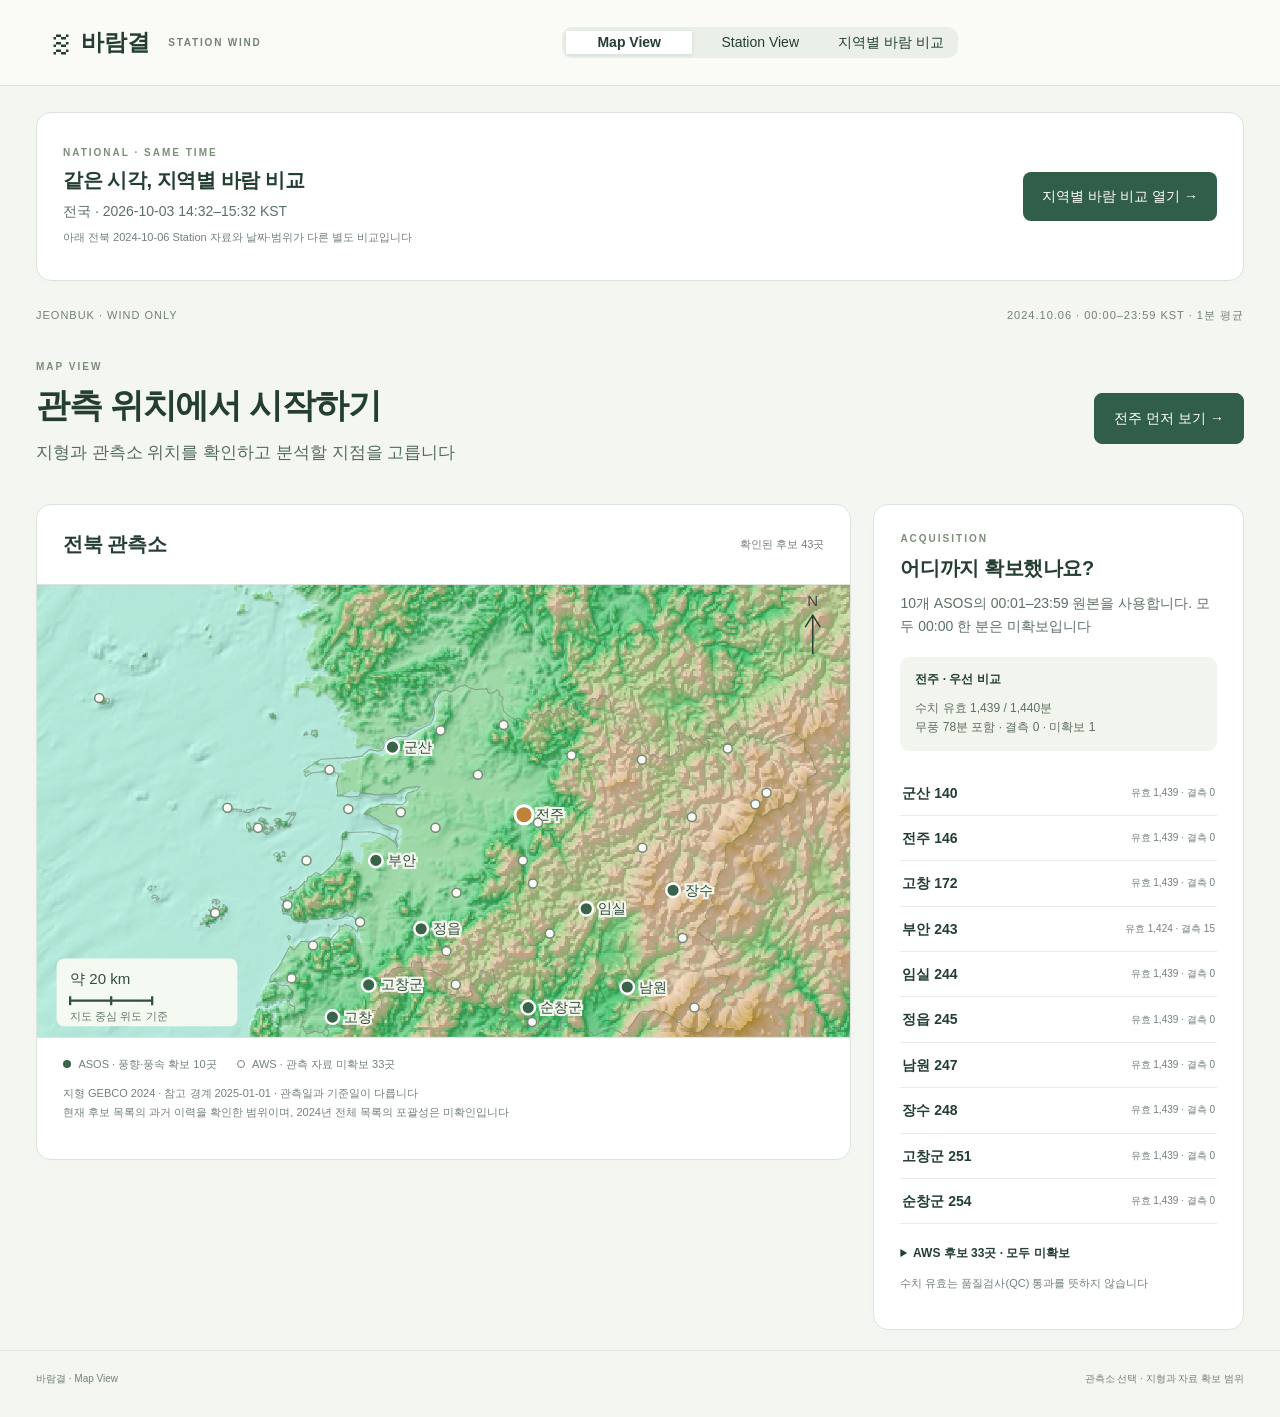
<file: index.html>
<!doctype html><html lang="ko"><head><meta charset="utf-8"><meta name="viewport" content="width=device-width,initial-scale=1"><meta name="color-scheme" content="light"><title>바람결 · Map View</title><link rel="stylesheet" href="comparison/styles.css"></head><body><header class="site-header"><a class="brand" href="index.html"><span>≋</span> 바람결 <small>STATION WIND</small></a><nav aria-label="화면 선택"><a id="map-tab" class="nav-tab" href="index.html">Map View</a><a id="station-tab" class="nav-tab" href="VECTOR_COMPARE.html">Station View</a><a id="national-tab" class="nav-tab" href="NATIONAL_COMPARE.html">지역별 바람 비교</a></nav></header><main><section class="card national-entry" aria-labelledby="national-entry-title"><div><p class="eyebrow">NATIONAL · SAME TIME</p><h2 id="national-entry-title">같은 시각, 지역별 바람 비교</h2><p>전국 · 2026-10-03 14:32–15:32 KST</p><p class="micro">아래 전북 2024-10-06 Station 자료와 날짜·범위가 다른 별도 비교입니다</p></div><a id="open-national" class="primary" href="NATIONAL_COMPARE.html">지역별 바람 비교 열기 →</a></section><div class="scope"><span>JEONBUK · WIND ONLY</span><span>2024.10.06 · 00:00–23:59 KST · 1분 평균</span></div>
<section id="map-view"><div class="page-title"><div><p class="eyebrow">MAP VIEW</p><h1>관측 위치에서 시작하기</h1><p class="page-subtitle">지형과 관측소 위치를 확인하고 분석할 지점을 고릅니다</p></div><button id="open-jeonju" class="primary">전주 먼저 보기 →</button></div>
<div class="map-layout"><article class="card map-card"><div class="section-heading"><h2>전북 관측소</h2><span>확인된 후보 43곳</span></div><div class="map-stage"><svg id="station-map" viewBox="0 0 540 300" role="img" aria-label="2024년 위치를 확인한 전북 관측소. 지점을 선택하면 Station View로 이동. 북쪽이 위이며 가로 축척을 표시합니다"><rect width="540" height="300" fill="#e4eae3"/><image id="terrain-image" width="540" height="300" preserveAspectRatio="none"/><g id="map-boundaries"></g><g id="map-stations"></g><g id="map-distance-scale" transform="translate(22 276)" role="img" aria-label="약 20킬로미터, 지도 중심 위도 기준 가로 축척"><rect x="-9" y="-28" width="120" height="45" rx="5" fill="#fafcf4" fill-opacity=".92"/><text x="0" y="-11" font-size="10" fill="#314e40">약 20 km</text><path id="map-scale-line" fill="none" stroke="#314e40" stroke-width="1.5"/><text x="0" y="13" font-size="7.5" fill="#637867">지도 중심 위도 기준</text></g><g aria-hidden="true" fill="#314e40"><path d="M515 46V20m-5 8 5-8 5 8" fill="none" stroke="currentColor"/><text x="515" y="14" text-anchor="middle" font-size="10">N</text></g></svg></div><p id="terrain-error" hidden>지형 배경을 열지 못했습니다. 관측소 위치는 좌표 기준으로 표시합니다</p><div class="map-legend"><span><i class="observed-dot"></i> ASOS · 풍향·풍속 확보 10곳</span><span><i class="empty-dot"></i> AWS · 관측 자료 미확보 33곳</span></div><p class="micro">지형 GEBCO 2024 · 참고 경계 2025-01-01 · 관측일과 기준일이 다릅니다<br>현재 후보 목록의 과거 이력을 확인한 범위이며, 2024년 전체 목록의 포괄성은 미확인입니다</p></article>
<aside class="card acquisition"><p class="eyebrow">ACQUISITION</p><h2>어디까지 확보했나요?</h2><p>10개 ASOS의 00:01–23:59 원본을 사용합니다. 모두 00:00 한 분은 미확보입니다</p><div class="callout"><strong>전주 · 우선 비교</strong><p>수치 유효 1,439 / 1,440분<br>무풍 78분 포함 · 결측 0 · 미확보 1</p></div><div id="map-station-list" class="station-list"></div><details><summary>AWS 후보 33곳 · 모두 미확보</summary><div id="aws-list" class="station-list"></div></details><p class="micro">수치 유효는 품질검사(QC) 통과를 뜻하지 않습니다</p></aside></div></section>
</main><footer>바람결 · Map View<span>관측소 선택 · 지형과 자료 확보 범위</span></footer><script src="matrix/core.js"></script><script src="matrix/data/observed-data.js"></script><script src="matrix/terrain.js"></script><script src="comparison/core.js"></script><script src="comparison/render.js"></script><script src="comparison/app.js"></script></body></html>
</file>
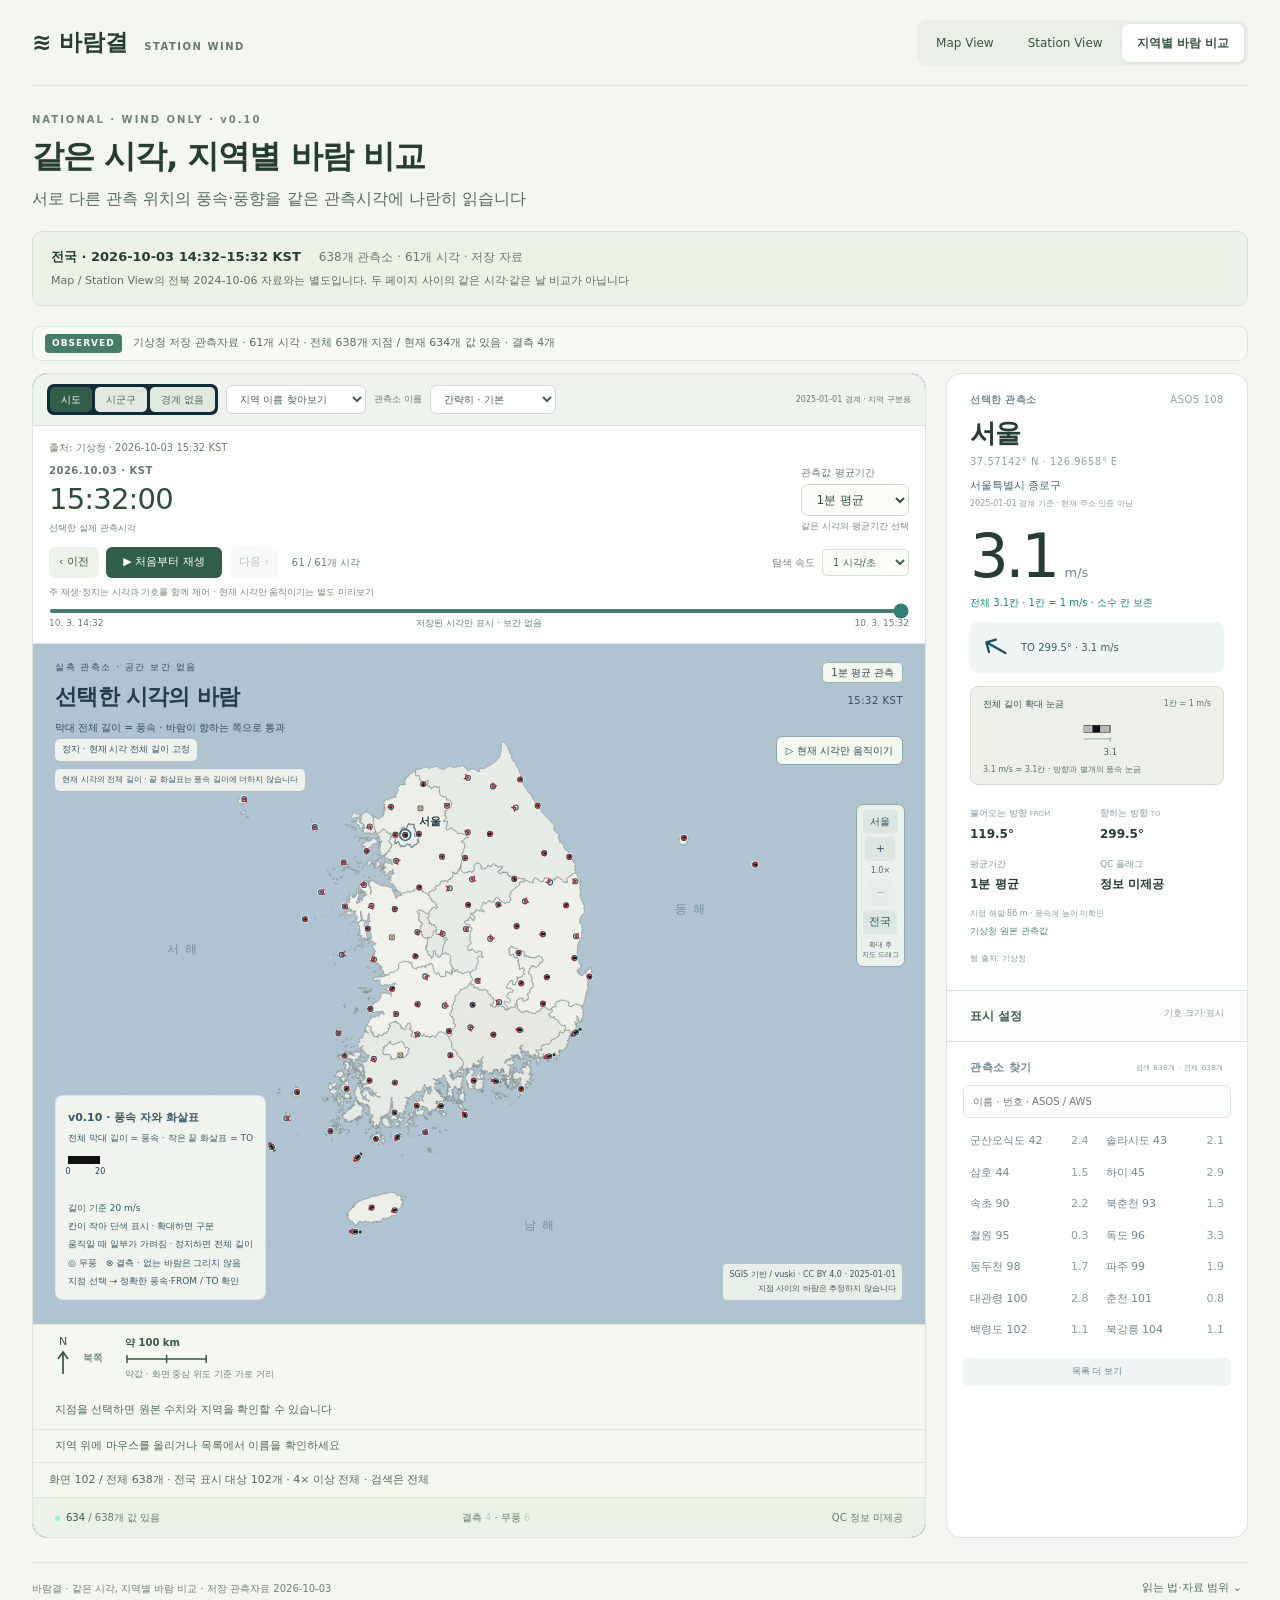
<file: NATIONAL_COMPARE.html>
<!doctype html>
<html lang="ko">
<head><meta charset="utf-8"><meta name="viewport" content="width=device-width, initial-scale=1"><meta name="color-scheme" content="light"><meta name="description" content="기상청 실제 관측소별 풍속·풍향의 오프라인 시각화. 공간 보간 없이 각 지점 주변에만 선분을 표시합니다."><title>바람결 · 같은 시각, 지역별 바람 비교</title><link rel="stylesheet" href="national/styles.css"><link rel="stylesheet" href="national/clean.css"></head>
<body data-representation="baseline" data-wind-view="inspect"><div class="app">
<header class="header"><a class="home-brand" href="index.html">≋ 바람결 <small>STATION WIND</small></a><nav class="page-nav" aria-label="화면 선택"><a href="index.html">Map View</a><a href="VECTOR_COMPARE.html">Station View</a><a href="NATIONAL_COMPARE.html" aria-current="page">지역별 바람 비교</a></nav></header>
<section class="national-intro"><p class="national-kicker">NATIONAL · WIND ONLY · v0.10</p><h1>같은 시각, 지역별 바람 비교</h1><p>서로 다른 관측 위치의 풍속·풍향을 같은 관측시각에 나란히 읽습니다</p><div class="dataset-notice"><strong>전국 · 2026-10-03 14:32–15:32 KST</strong><span>638개 관측소 · 61개 시각 · 저장 자료</span><p>Map / Station View의 전북 2024-10-06 자료와는 별도입니다. 두 페이지 사이의 같은 시각·같은 날 비교가 아닙니다</p></div></section>
<div id="data-banner" class="data-banner observed-banner"><span id="data-badge" class="badge">OBSERVED</span><span id="data-description">기상청 관측자료를 불러오는 중</span></div>
<div id="import-status" role="status" aria-live="polite" hidden></div>

<main>

<section class="map-card" aria-label="대한민국 관측소별 실제 바람 지도">
  <div class="boundary-toolbar"><div class="boundary-tabs" role="group" aria-label="행정구역 경계 단계"><button id="boundary-province" aria-pressed="true">시도</button><button id="boundary-district" aria-pressed="false">시군구</button><button id="boundary-none" aria-pressed="false">경계 없음</button></div><label class="sr-only" for="region-select">행정구역 이름 찾아보기</label><select id="region-select" aria-describedby="boundary-vintage"><option>지역 이름 찾아보기</option></select><label for="label-mode">관측소 이름</label><select id="label-mode"><option value="sparse" selected>간략히 · 기본</option><option value="all">전체 · 겹칠 수 있음</option><option value="off">이름 숨김</option></select><span id="boundary-vintage">2025-01-01 경계 · 지역 구분용 색</span></div>
  
<section class="time-workspace" aria-label="관측자료와 시각 탐색">
  <div class="data-options"><div class="time-top"><div class="dataset-choice"><strong id="source-credit"></strong></div><div class="observation-time"><span class="section-kicker" id="date-label"></span><div class="clock"><span id="clock-time"></span><span id="fixed-time-note"></span></div></div><div class="mean-choice"><label class="control-label" for="period">관측값 평균기간</label><select id="period"></select><p id="period-note"></p></div></div>
</div>
  <div class="time-navigation"><button id="time-prev" aria-label="이전 저장 시각">‹ 이전</button><button id="time-play" aria-pressed="false">▶ 시각 재생</button><button id="time-next" aria-label="다음 저장 시각">다음 ›</button><span id="time-position"></span><label for="play-rate">탐색 속도</label><select id="play-rate"><option value="0.5">0.5 시각/초</option><option value="1" selected>1 시각/초</option><option value="2">2 시각/초</option></select></div><p id="lifetime-note" class="replay-note">주 재생·정지는 시각과 기호를 함께 제어합니다</p>
  <label class="sr-only" for="timeline">저장된 관측시각 선택</label><input id="timeline" type="range" min="0" max="0" step="1" value="0"><div class="time-range"><span id="range-start"></span><span id="time-gap" role="status"></span><span id="range-end"></span></div>
</section>
  <div class="map-stage">
    <div class="map-heading"><div><div class="eyebrow">실측 관측소 · 공간 보간 없음</div><h2>선택한 시각의 바람</h2><p id="representation-subtitle">막대 전체 길이 = 풍속 · 바람이 향하는 쪽으로 통과</p></div><div class="map-live"><span id="sample-badge">관측값</span><small id="map-time">15:32 KST</small></div></div>
    <div class="motion-controls"><span id="motion-status">현재 시각의 v0.10 표현</span><button id="motion-toggle" aria-pressed="true">Ⅱ 움직임 멈춤</button></div>
    <svg id="map" viewBox="0 0 1000 760" role="group" aria-label="행정구역 배경 지도"><defs><pattern id="grid" width="98" height="112" patternUnits="userSpaceOnUse"><path d="M 98 0 L 0 0 0 112" fill="none" stroke="#486571" stroke-opacity=".045"/></pattern><radialGradient id="ocean"><stop offset="0" stop-color="#afc4d0"/><stop offset="1" stop-color="#afc4d0"/></radialGradient><pattern id="temperature-missing" width="7" height="7" patternUnits="userSpaceOnUse"><rect width="7" height="7" fill="#e4e6e5"/><path d="M-1 1L1-1M0 7L7 0M6 8L8 6" stroke="#b5bdbc" stroke-width="1"/></pattern></defs><rect width="1000" height="760" fill="url(#ocean)"/><rect width="1000" height="760" fill="url(#grid)"/><g id="land" aria-hidden="true"></g><g id="admin-boundaries" data-level="province"><g id="province-areas"></g><g id="district-areas"></g><g id="province-outlines" aria-hidden="true"></g></g><g id="sea-labels" class="sea-labels" aria-hidden="true"><text x="150" y="345">서해</text><text x="720" y="300">동해</text><text x="550" y="655">남해</text></g></svg>
    <canvas id="flow-canvas" width="1000" height="760" aria-hidden="true"></canvas>
    <canvas id="particle-canvas" width="1000" height="760" aria-hidden="true"></canvas>
    <svg id="observation-map" viewBox="0 0 1000 760" role="group" aria-label="638개 관측소. 지점 또는 검색 목록을 선택하세요"><g id="stations"></g></svg>
    <canvas id="direction-canvas" width="1000" height="760" aria-hidden="true"></canvas>
    <div class="zoom-controls" aria-label="현재 화면 중심 확대"><button id="seoul-preset" class="seoul-preset">서울</button><button id="zoom-in" aria-label="현재 화면 중심 확대">+</button><span id="zoom-value">1.0×</span><button id="zoom-out" aria-label="축소">−</button><button id="zoom-reset">전국</button><span class="pan-hint">확대 후<br>지도 드래그</span></div>
    <div id="birth-status" class="birth-status" aria-live="polite">선택 정보는 현재 관측시각의 값입니다</div>
    <div class="flow-key"><strong>v0.10 · 풍속 자와 화살표</strong><p>전체 막대 길이 = 풍속 · 작은 끝 화살표 = TO</p><div id="legend-measure" class="legend-measure"><div class="key-bar"></div><div id="legend-ticks" class="legend-ticks"></div></div><p id="legend-value"></p><p id="cell-status"></p><p id="support-note">움직일 때 일부가 가려짐 · 정지하면 전체 길이</p><p>◎ 무풍　⊗ 결측 · 없는 바람은 그리지 않음</p><p>지점 선택 → 정확한 풍속·FROM / TO 확인</p></div>
    <div class="map-credit"><span id="admin-credit">SGIS 기반 / vuski · CC BY 4.0</span><br>지점 사이의 바람은 추정하지 않습니다</div>
  </div>
  <div class="map-reference" aria-label="지도 방위와 축척"><div class="north-reference"><svg viewBox="0 0 28 46" width="28" height="46" role="img" aria-label="북쪽이 위"><text x="14" y="10" text-anchor="middle" fill="currentColor" font-size="11">N</text><path d="M14 39V17m-5 7 5-7 5 7" fill="none" stroke="currentColor" stroke-width="1.7"/></svg><span>북쪽</span></div><div class="distance-reference"><strong id="national-scale-label">축척</strong><svg id="national-scale-svg" width="104" height="18" role="img" aria-label="현재 지도 가로 축척"><path id="national-scale-line" fill="none" stroke="currentColor" stroke-width="1.5"/></svg><small>약값 · 화면 중심 위도 기준 가로 거리</small></div></div>
  <div id="station-hover" class="station-hover" role="status" aria-live="polite">지점을 선택하면 원본 수치와 지역을 확인할 수 있습니다</div>
  <div id="region-readout" class="region-readout" role="status" aria-live="polite">지역 위에 마우스를 올리거나 목록에서 이름을 확인하세요</div>
  <div id="display-count" class="display-count" role="status"></div>
  <div class="map-bottom"><span><i class="mint-dot"></i><strong id="valid-count">—</strong> / <span id="station-count">—</span>개 값 있음</span><span>결측 <b id="missing-count">—</b> · 무풍 <b id="calm-count">—</b></span><span id="qc-summary">QC 정보 미제공</span></div>
</section>
<aside class="side-panel" aria-label="선택 관측소와 표시 설정">
  <section class="station-detail"><div class="section-kicker">선택한 관측소 <span id="station-id">—</span></div><h2 id="station-name">—</h2><p id="station-coordinates" class="coordinates"></p><p id="station-locality" class="station-locality"></p><p id="locality-vintage" class="locality-vintage"></p><div class="speed-number"><span id="wind-value">—</span><span>m/s</span></div><div id="wind-caption" class="detail-caption"></div><div id="selected-direction" class="selected-direction"><svg viewBox="0 0 40 40" aria-hidden="true"><g id="selected-direction-arrow"><path d="M20 33V8M12 16L20 8L28 16" fill="none" stroke="#145565" stroke-width="2.6" stroke-linecap="round" stroke-linejoin="round"/></g></svg><span id="selected-direction-text"></span></div><div class="selected-reference-card"><div>전체 길이 확대 눈금 <span>1칸 = 1 m/s</span></div><svg id="selected-reference" viewBox="0 0 240 54" role="img" aria-label="선택 관측소 전체 풍속 길이"></svg><p id="reference-caption"></p></div><div class="detail-grid"><div><span>불어오는 방향 <small>FROM</small></span><strong id="from-value">—</strong></div><div><span>향하는 방향 <small>TO</small></span><strong id="to-value">—</strong></div><div><span>평균기간</span><strong id="average-value">—</strong></div><div><span>QC 플래그</span><strong id="qc-value">미제공</strong></div></div><p id="sensor-note" class="quality-note"></p><p id="value-state" class="value-state"></p><p id="station-source" class="quality-note"></p></section>
  <details id="display-settings" class="layer-panel"><summary>표시 설정 <span>기호 크기·표시</span></summary><div class="settings-content"><p class="flow-settings-note">v0.10 표현은 현재 관측시각의 풍속과 방향만 사용합니다. 4× 미만은 지리적 위치로 고른 일부 지점, 4× 이상은 모든 지점을 표시합니다. 선택 지점은 항상 포함되며 검색은 전체 자료를 사용합니다. 전체 막대 길이는 풍속에 비례하며 1칸은 1 m/s입니다. 표시 크기를 바꾸면 지도 위 길이 기준도 함께 바뀝니다. 정확한 값은 위 선택 정보에서 읽습니다.</p><div class="row"><label for="streaks-toggle">관측소 주변 바람 선</label><input id="streaks-toggle" type="checkbox" role="switch" checked></div><div class="scale-row"><label for="scale">기호 표시 크기</label><output id="scale-output">1.0×</output></div><input id="scale" type="range" min="0.5" max="1.5" step="0.1" value="1"><div class="scale-hint">크기 조절은 원본 관측값을 바꾸지 않습니다</div></div></details>
  <section class="station-picker"><div class="section-kicker">관측소 찾기 <span id="search-count"></span></div><label class="sr-only" for="station-search">관측소 이름 또는 번호 검색</label><input id="station-search" type="search" placeholder="이름 · 번호 · ASOS / AWS" autocomplete="off"><div id="station-list" role="group" aria-label="관측소 검색 결과"></div><button id="more-stations" class="more-stations">목록 더 보기</button></section>
</aside>
</main>

<footer><span>바람결 · 같은 시각, 지역별 바람 비교 · 저장 관측자료 2026-10-03</span><button id="help-button" class="text-button" aria-expanded="false" aria-controls="help">읽는 법·자료 범위 ⌄</button></footer>
<section id="help" class="help-panel" hidden><h2>v0.10 표현을 읽는 법</h2><p>원래 설계한 풍속 자·화살표 표현입니다. 전체 막대 길이는 풍속에 비례하고 1칸은 1 m/s이며 소수 칸을 보존합니다. 작은 끝 화살표는 TO 방향만 나타내고 풍속 길이에 더하지 않습니다. 정지하면 전체 막대를 중앙에 표시하고, 움직일 때는 원래의 4초 반복 통과 표현을 사용합니다. 통과 중에는 일부 길이가 가려질 수 있습니다.</p><p>4× 미만은 지리적 위치로 고른 일부 관측소를 표시합니다. 지역 평균이나 주변 바람의 추정이 아닙니다. 전체 검색은 638곳 모두를 사용하고, 선택한 지점은 항상 표시합니다. 4× 이상에서는 모든 관측소가 표시 대상이 됩니다.</p><p>시간 슬라이더·이전/다음으로 저장된 같은 시각을 비교합니다. 주 재생은 시각과 기호 움직임을 함께 제어하며 마지막 시각에서 멈춥니다. ‘현재 시각만 움직이기’는 시각을 고정한 기호 미리보기입니다. 1분·10분은 원본에 제공된 풍속·풍향의 평균기간이며 이 화면이 새로 계산한 값이 아닙니다.</p><p>막대는 관측소 주변의 풍속에 비례하는 표시 구간을 통과합니다. 인접 기호는 겹칠 수 있고 실제 공기 입자의 경로를 뜻하지 않습니다. 확대하거나 지점을 선택해 정확한 수치를 확인하세요. 없는 시각·값·관측소 사이의 바람을 보간하지 않습니다. QC 정보는 미제공입니다.</p><p>전국 자료는 2026-10-03 14:32–15:32 KST입니다. 전북 Station View는 2024-10-06 자료이며 서로 다른 자료 묶음입니다. 경계는 2025-01-01 기준입니다. 이번 정리의 자동 검사와 실제 브라우저 시각 검토는 구별합니다.</p><p><a href="SOURCES.md">자료·출처·사용조건</a> · <a href="TEST_REPORT.md">확인 범위</a> · <a href="index.html">첫 화면으로</a></p></section>
</div><script src="national/map-data.js"></script><script src="national/core.js"></script><script src="national/admin-data.js"></script><script src="national/admin-core.js"></script><script src="national/admin-map.js"></script><script src="national/observations-core.js"></script><script src="national/dataset-core.js"></script><script src="national/sample-clock.js"></script><script src="national/history-data.js"></script><script src="national/passage-model.js"></script><script src="national/cohort-model.js"></script><script src="national/legacy-renderer.js"></script><script src="national/flow-model.js"></script><script src="national/v010-adapter.js"></script><script src="national/screen-layout.js"></script><script src="national/app.js"></script></body></html>
</file>
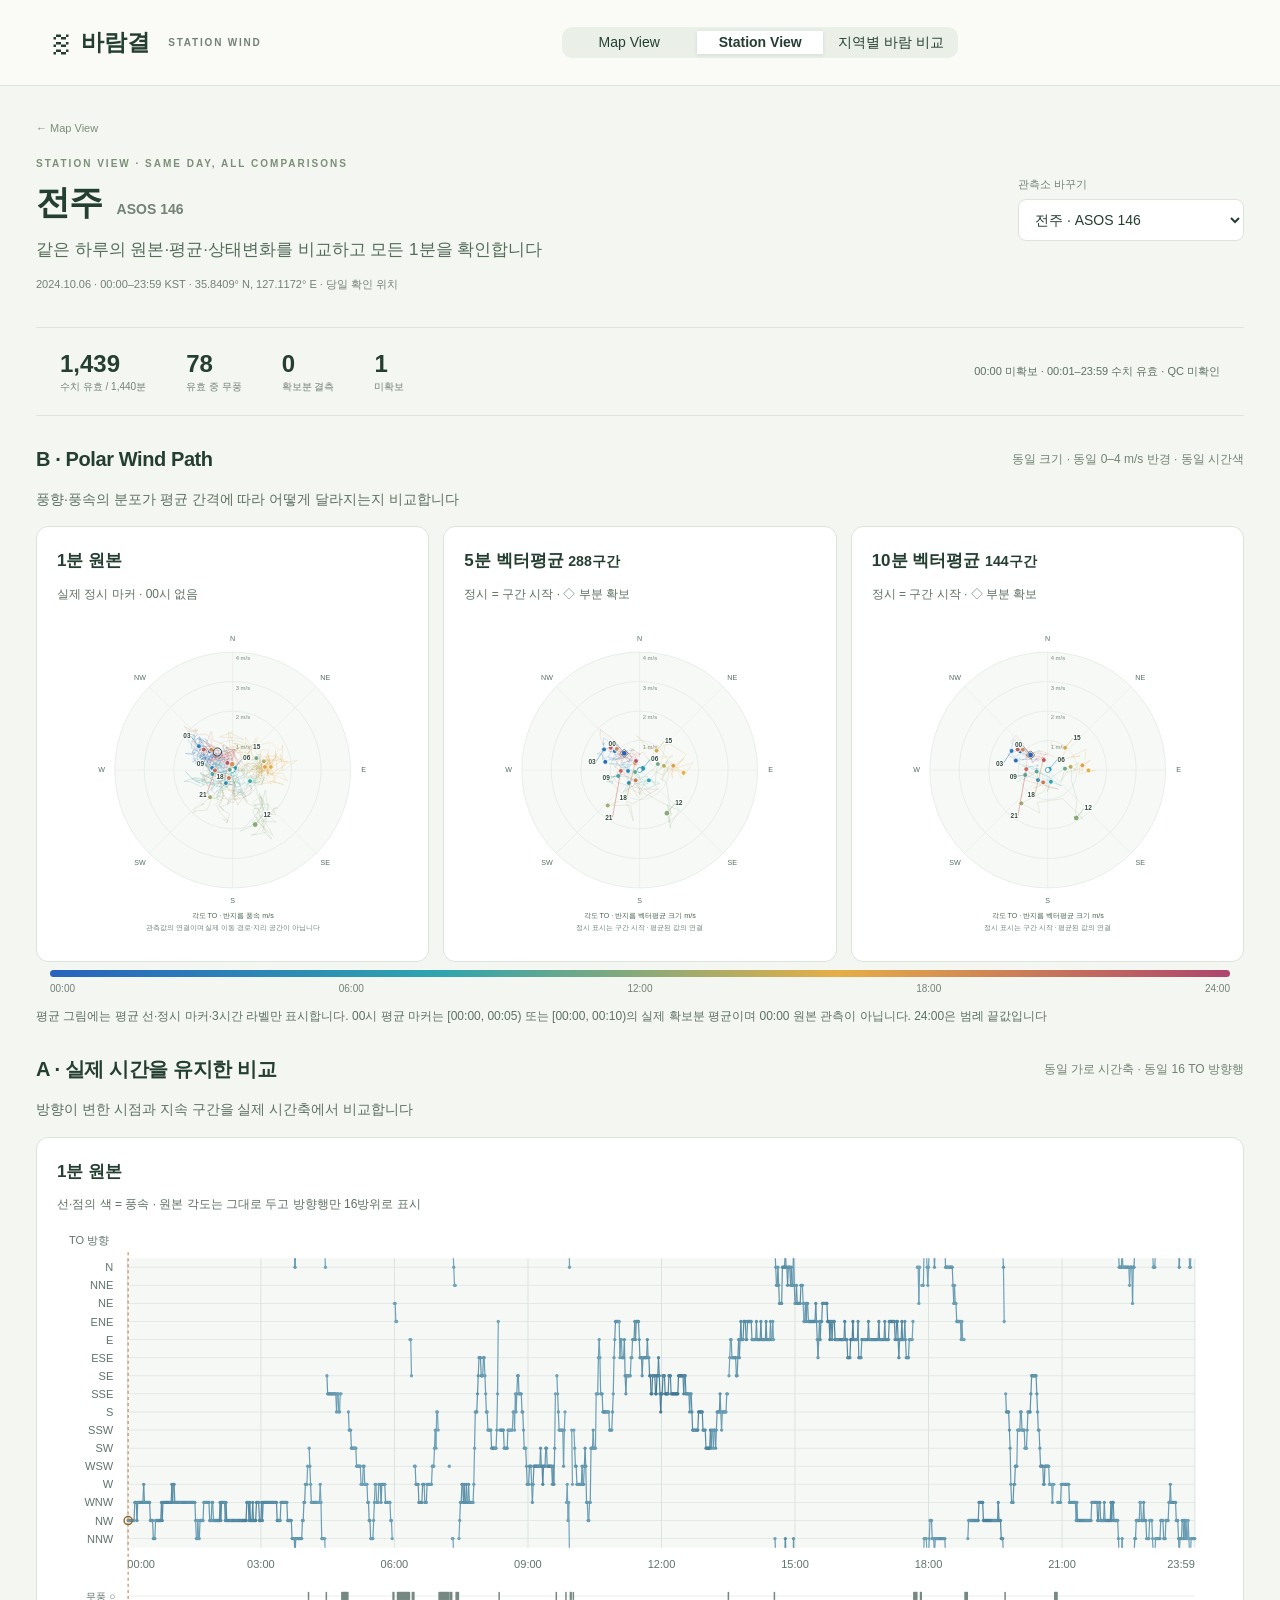
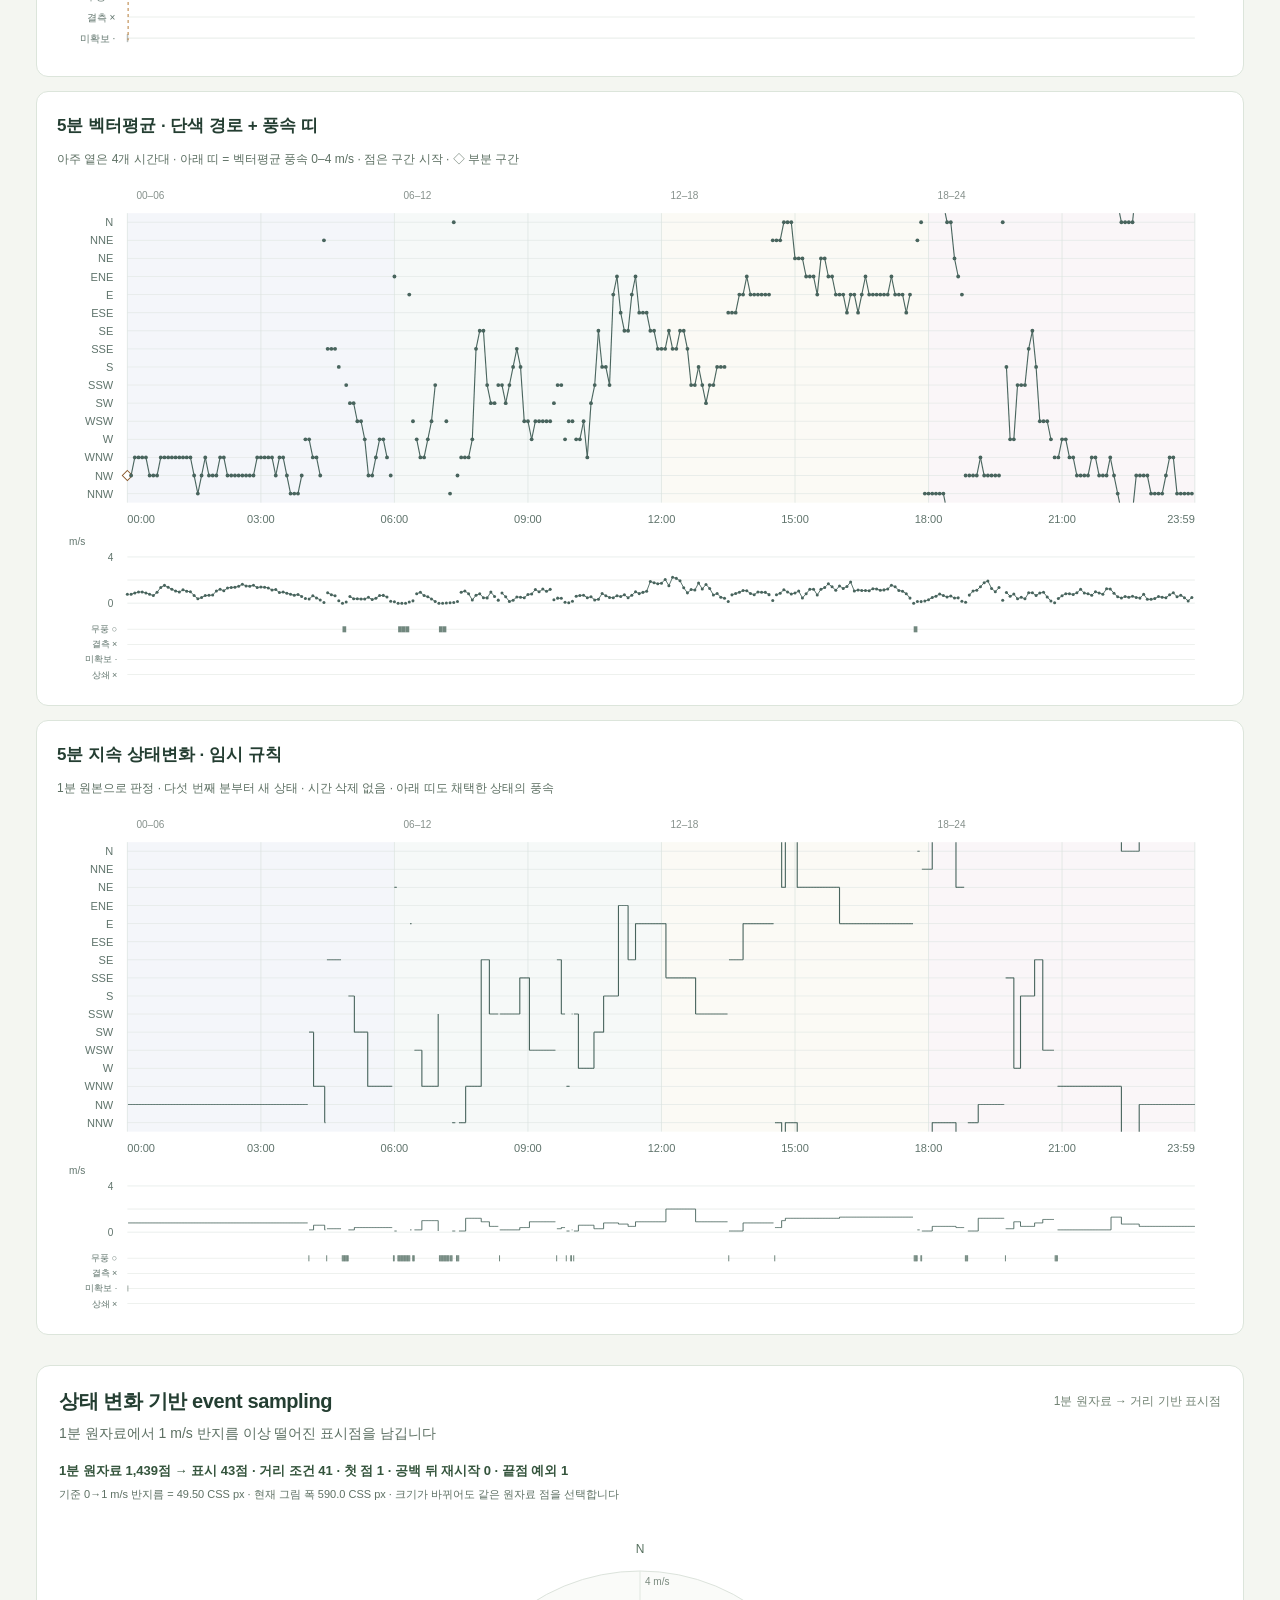
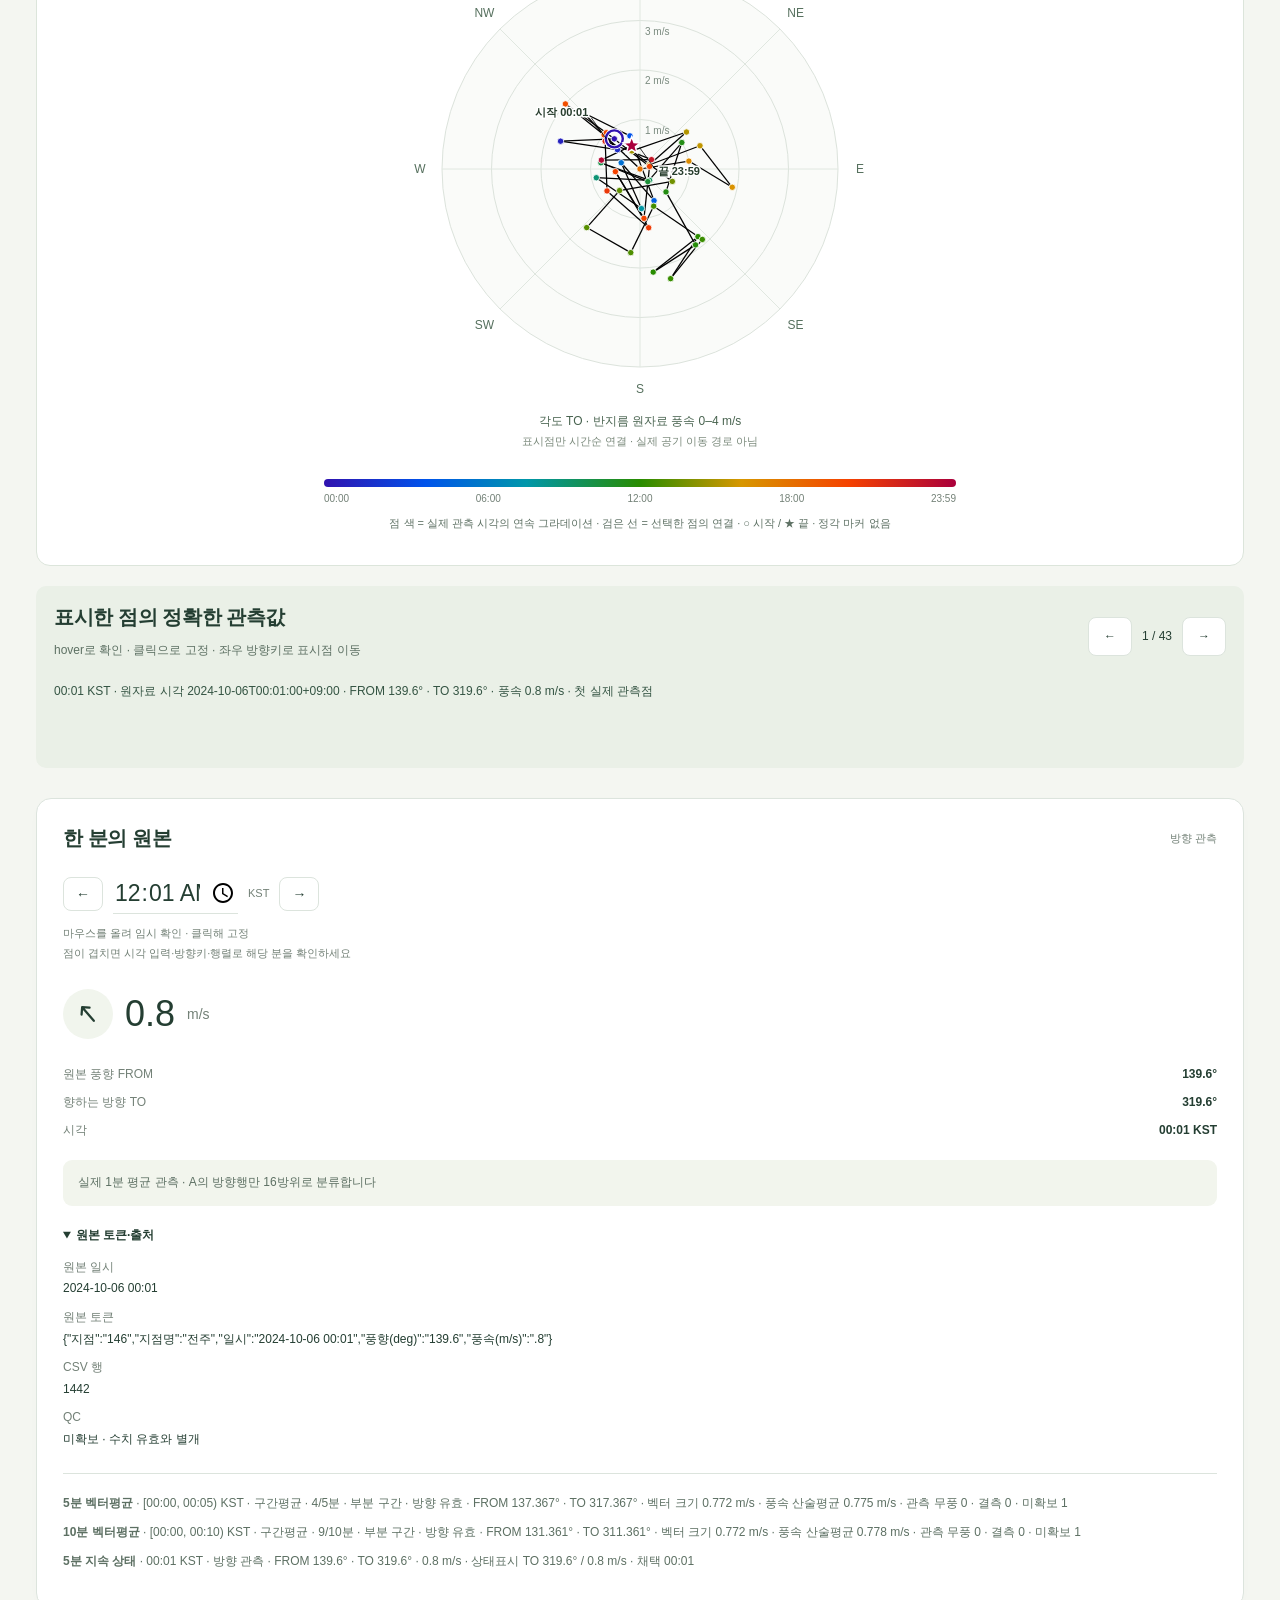
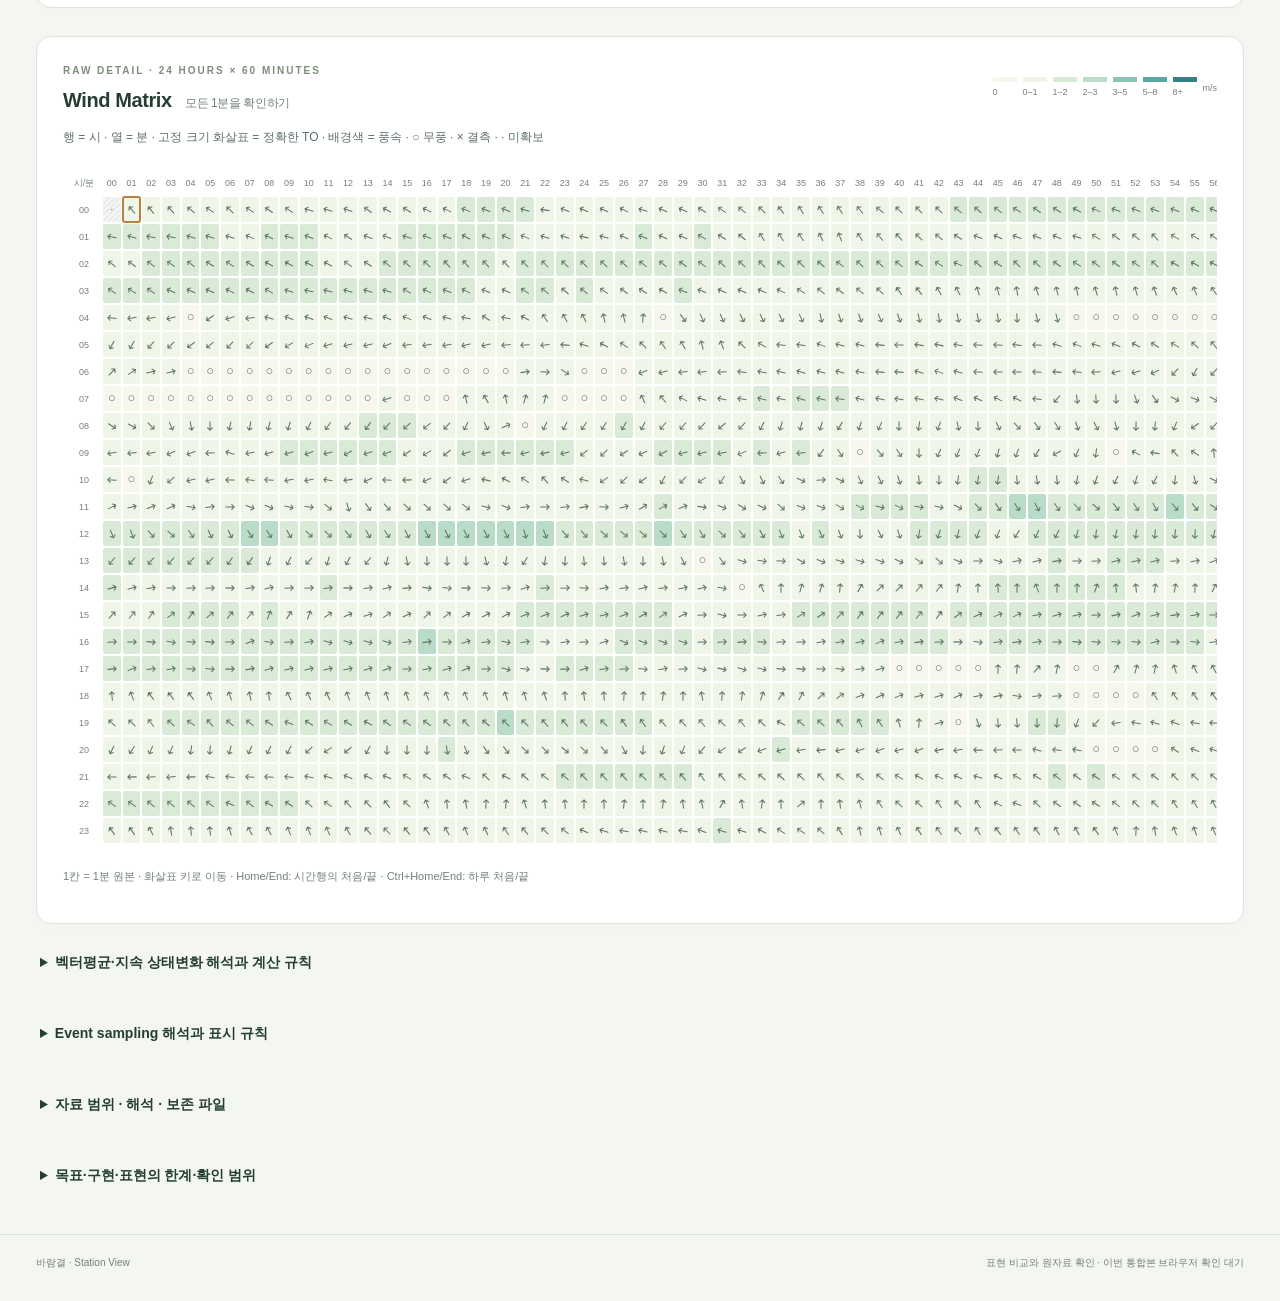
<file: VECTOR_COMPARE.html>
<!doctype html><html lang="ko"><head><meta charset="utf-8"><meta name="viewport" content="width=device-width,initial-scale=1"><meta name="color-scheme" content="light"><title>바람결 · Station View · 벡터평균과 상태변화 비교</title><link rel="stylesheet" href="comparison/styles.css"><link rel="stylesheet" href="vector-comparison/styles.css"><link rel="stylesheet" href="orbit-event/styles.css"></head><body><header class="site-header"><a class="brand" href="index.html"><span>≋</span> 바람결 <small>STATION WIND</small></a><nav aria-label="화면 선택"><a id="map-tab" class="nav-tab" href="index.html">Map View</a><a id="station-tab" class="nav-tab" href="VECTOR_COMPARE.html">Station View</a><a id="national-tab" class="nav-tab" href="NATIONAL_COMPARE.html">지역별 바람 비교</a></nav></header><main><section id="station-view"><div class="station-title"><div><a id="back-map" class="back" href="index.html">← Map View</a><p class="eyebrow">STATION VIEW · SAME DAY, ALL COMPARISONS</p><h1><span id="station-name">전주</span><small id="station-id">ASOS 146</small></h1><p class="page-subtitle">같은 하루의 원본·평균·상태변화를 비교하고 모든 1분을 확인합니다</p><p id="station-location" class="micro"></p></div><div class="station-switch"><label for="station-select">관측소 바꾸기</label><select id="station-select"></select></div></div>
<div class="coverage-band"><div><strong id="usable-count">1,439</strong><span>수치 유효 / 1,440분</span></div><div><strong id="calm-count">78</strong><span>유효 중 무풍</span></div><div><strong id="missing-count">0</strong><span>확보분 결측</span></div><div><strong id="unacquired-count">1</strong><span>미확보</span></div><p id="completeness-note"></p></div>
<div id="empty-notice" class="empty-notice" hidden>이 관측소는 위치 이력만 확인됐습니다. 해당일 풍향·풍속을 확보하지 않아 궤적이나 관측점을 만들지 않습니다</div>
<section class="comparison-section"><div class="section-title"><h2>B · Polar Wind Path</h2><span>동일 크기 · 동일 0–4 m/s 반경 · 동일 시간색</span></div>
<p class="section-purpose">풍향·풍속의 분포가 평균 간격에 따라 어떻게 달라지는지 비교합니다</p><div class="polar-grid"><article><h3>1분 원본</h3><p>실제 정시 마커 · 00시 없음</p><div id="polar-chart" class="polar"></div></article><article><h3>5분 벡터평균 <small>288구간</small></h3><p>정시 = 구간 시작 · ◇ 부분 확보</p><div id="polar-five" class="polar"></div></article><article><h3>10분 벡터평균 <small>144구간</small></h3><p>정시 = 구간 시작 · ◇ 부분 확보</p><div id="polar-ten" class="polar"></div></article></div>
<div class="time-legend"><i></i><div><span>00:00</span><span>06:00</span><span>12:00</span><span>18:00</span><span>24:00</span></div></div>
<p class="note">평균 그림에는 평균 선·정시 마커·3시간 라벨만 표시합니다. 00시 평균 마커는 [00:00, 00:05) 또는 [00:00, 00:10)의 실제 확보분 평균이며 00:00 원본 관측이 아닙니다. 24:00은 범례 끝값입니다</p></section>
<section class="comparison-section"><div class="section-title"><h2>A · 실제 시간을 유지한 비교</h2><span>동일 가로 시간축 · 동일 16 TO 방향행</span></div>
<p class="section-purpose">방향이 변한 시점과 지속 구간을 실제 시간축에서 비교합니다</p><article class="wide"><h3>1분 원본</h3><p>선·점의 색 = 풍속 · 원본 각도는 그대로 두고 방향행만 16방위로 표시</p><div id="path-chart" class="wide-chart"></div></article>
<article class="wide"><h3>5분 벡터평균 · 단색 경로 + 풍속 띠</h3><p>아주 옅은 4개 시간대 · 아래 띠 = 벡터평균 풍속 0–4 m/s · 점은 구간 시작 · ◇ 부분 구간</p><div id="path-five" class="wide-chart"></div></article>
<article class="wide"><h3>5분 지속 상태변화 · 임시 규칙</h3><p>1분 원본으로 판정 · 다섯 번째 분부터 새 상태 · 시간 삭제 없음 · 아래 띠도 채택한 상태의 풍속</p><div id="path-step" class="wide-chart"></div></article></section>
<section id="event-sampling" class="event-section"><article class="plot-card"><div class="plot-heading"><h2>상태 변화 기반 event sampling</h2><span>1분 원자료 → 거리 기반 표시점</span></div><p class="section-purpose">1분 원자료에서 1 m/s 반지름 이상 떨어진 표시점을 남깁니다</p><p id="event-summary"></p><p id="viewport-detail"></p><div id="event-plot" tabindex="0" aria-label="표시점 상세: 마우스 또는 좌우 방향키"></div><div class="time-legend"><i></i><div><span>00:00</span><span>06:00</span><span>12:00</span><span>18:00</span><span>23:59</span></div></div><p class="legend-note">점 색 = 실제 관측 시각의 연속 그라데이션 · 검은 선 = 선택한 점의 연결 · ○ 시작 / ★ 끝 · 정각 마커 없음</p></article>
<article class="event-inspector"><div class="inspector-head"><div><h2>표시한 점의 정확한 관측값</h2><p>hover로 확인 · 클릭으로 고정 · 좌우 방향키로 표시점 이동</p></div><div class="controls"><button id="event-prev" aria-label="이전 표시점">←</button><span id="point-index"></span><button id="event-next" aria-label="다음 표시점">→</button></div></div><p id="event-details" aria-live="polite"></p></article></section><section id="raw-inspector" class="card detail-card" aria-label="원본 관측 확인"><div class="section-heading"><h2>한 분의 원본</h2><span id="detail-status"></span></div><div class="inspect-controls"><button id="previous-minute" aria-label="이전 분">←</button><label for="minute-input" class="sr-only">선택 시각</label><input id="minute-input" type="time" step="60" min="00:00" max="23:59" value="00:01"><span>KST</span><button id="next-minute" aria-label="다음 분">→</button></div><p class="micro">마우스를 올려 임시 확인 · 클릭해 고정<br>점이 겹치면 시각 입력·방향키·행렬로 해당 분을 확인하세요</p><div class="reading"><div id="detail-arrow" aria-hidden="true"></div><strong id="detail-speed"></strong><span>m/s</span></div><dl class="raw-reading"><div><dt>원본 풍향 FROM</dt><dd id="detail-from"></dd></div><div><dt>향하는 방향 TO</dt><dd id="detail-to"></dd></div><div><dt>시각</dt><dd id="detail-time"></dd></div></dl><p id="detail-note" class="callout"></p><details open><summary>원본 토큰·출처</summary><dl class="raw-source"><dt>원본 일시</dt><dd id="raw-time"></dd><dt>원본 토큰</dt><dd id="raw-values"></dd><dt>CSV 행</dt><dd id="raw-row"></dd><dt>QC</dt><dd>미확보 · 수치 유효와 별개</dd></dl></details><div id="details" class="mean-details" aria-live="polite"></div></section>
<article class="card matrix-card"><div class="section-heading"><div><p class="eyebrow">RAW DETAIL · 24 HOURS × 60 MINUTES</p><h2>Wind Matrix <span>모든 1분을 확인하기</span></h2></div><div id="matrix-speed-key" class="matrix-speed-key"></div></div><p class="plot-description">행 = 시 · 열 = 분 · 고정 크기 화살표 = 정확한 TO · 배경색 = 풍속 · ○ 무풍 · × 결측 · · 미확보</p><div class="matrix-scroll"><table id="wind-matrix" role="grid" aria-label="24시간 × 60분 원본 행렬"><thead></thead><tbody></tbody></table></div><p class="micro">1칸 = 1분 원본 · 화살표 키로 이동 · Home/End: 시간행의 처음/끝 · Ctrl+Home/End: 하루 처음/끝</p></article>
<details class="source-card"><summary>벡터평균·지속 상태변화 해석과 계산 규칙</summary><ul><li>각 1분 FROM·풍속을 동쪽 U / 북쪽 V의 TO 벡터로 변환해 성분별 산술평균합니다. 풍향 각도의 산술평균이나 빈칸 채우기는 하지 않습니다</li><li>고정 구간은 [00:00, 00:05), … 또는 [00:00, 00:10), … 입니다. 관측 무풍은 영벡터로 분모에 포함하며 확보된 유효 표본만 사용합니다</li><li>모두 0 m/s였던 구간은 관측 무풍 ○. 비영벡터가 상쇄되어 크기 ≤ 10⁻¹⁰ m/s이면 ‘벡터상쇄/방향불안정 ×’이며 방향을 붙이지 않습니다. 이 값은 수치오차 허용값이며 기상학적 무풍 기준이 아닙니다</li><li>평균 경로는 두 구간 모두 완전하고 방향 유효이며, 내부에 원본 무풍이 없을 때만 연결합니다. 무풍·결측·미확보·상쇄·부분 구간을 가로질러 연결하지 않습니다. 평균에 포함된 원본 무풍 수는 상세에 표시합니다</li><li>상태변화 임시 규칙: 마지막 채택 상태와 원형 16방위 거리 ≥ 2행 또는 풍속 차이 ≥ 1.0 m/s인 후보가 5분 연속 유지될 때 채택합니다. 그 5분 각각은 첫 후보에서 방향 ≤ 1행, 풍속 차이 ≤ 0.5 m/s여야 합니다. 조건 이탈 시 재시작하고 다섯 번째 분의 원본값을 채택합니다. 무풍·결측·미확보에서는 상태를 끊고 다음 유효분을 새 시작값으로 둡니다</li><li>상태변화는 평균값이 아니라 이전에 채택한 관측값의 유지 표시입니다. 작은 변화와 5분 미만 변화는 숨겨지고 4분의 확인 지연이 생깁니다. 북쪽 순환 경계는 위·아래로 분할하며 전체 24시간은 그대로 남깁니다</li></ul>
<p id="summary"></p><p>선은 관측값을 시간순으로 연결한 비교 표식이며 실제 공기 이동 경로가 아닙니다. 원본·평균·상태변화와 Raw Matrix를 이 Station View에서 함께 확인합니다</p><a href="VECTOR_COMPARISON_NOTES_KO.md">검증·장단점 메모</a></details>
<details class="source-card"><summary>Event sampling 해석과 표시 규칙</summary><ul>
<li>입력은 선택한 관측소의 확보된 1분 원자료입니다. 전주는 1,439점입니다. 5분 평균을 거치지 않습니다. FROM 원자료를 보존하고 TO = (FROM + 180°) mod 360°로 투영합니다. 각도는 TO, 반지름은 해당 관측 풍속이며 0–4 m/s 선형 척도를 유지합니다</li>
<li>첫 실제 관측점을 무조건 남긴 뒤, 후보와 ‘마지막으로 표시한 점’의 화면상 유클리드 거리를 비교합니다. 기준은 현재 그림의 0→1 m/s 반지름 길이, 즉 0–4 m/s 전체 반지름의 1/4입니다. 각도 차나 풍속 차만으로 판정하지 않습니다. 화면 크기에 따라 기준 CSS px도 함께 바뀌므로 같은 점을 선택합니다</li>
<li>관측 무풍은 풍속 0인 중심점이며 TO는 정의하지 않습니다. 원자료의 FROM 숫자는 그대로 확인할 수 있습니다. 무풍은 실제 상태로서 거리 판정과 연결에 참여합니다. 결측·미확보·무효 자료가 있는 곳에서만 선을 끊고, 그 뒤 첫 실제 관측점을 거리 조건과 무관하게 다시 남깁니다</li>
<li>하루의 마지막 확보 관측점은 threshold 미만이거나 앞 점과 좌표가 같아도 남깁니다. 선은 같은 연결 구간의 선택된 점끼리만 검은색으로 잇습니다. 생략된 원자료 경로는 그리지 않으며, 이 직선은 중간 상태나 실제 공기 이동 경로를 뜻하지 않습니다</li>
<li>시간 정보는 점의 연속 색상으로만 표현합니다. 표시점 순번이 아닌 실제 분 시각을 사용하며, 균일 시간 샘플링이 아닙니다. 정각 마커나 정각 라벨은 넣지 않고 시작과 끝만 강조합니다</li>
<li>전주 기준 시작 ○는 00:01, 끝 ★는 23:59의 실제 관측입니다. 미확보 00:00 또는 날짜 밖 24:00 점을 만들지 않습니다. 범례의 00:00은 하루 색상 척도의 시작입니다. 같은 좌표에 겹친 관측도 아래 이전/다음 버튼이나 방향키로 각각 확인할 수 있습니다</li>
</ul><p><a href="ORBIT_EVENT_NOTES_KO.md">검증과 해석 메모</a></p></details><details class="source-card"><summary>자료 범위 · 해석 · 보존 파일</summary><p>2024-10-06 KST 전북 풍향·풍속만 사용합니다. 원본은 기상청 자료포털 ASOS 1분 평균 풍향 MI1_AVG_WD(FROM), 풍속 MI1_AVG_WS입니다. TO=(FROM+180)%360은 표시용 파생값입니다. 풍속 0은 무풍이며 TO를 정의하지 않습니다. 원본 각도는 A의 행 표시 외에는 양자화하지 않습니다</p><p>사용자 제공 CSV는 지점마다 00:01부터 다음 날 00:00까지 1,440행입니다. 대상일 첫 00:00은 미확보, 다음 날 00:00의 10행은 제외 목록에 원본 그대로 보존합니다. 부안 22:58–23:12의 풍속 빈칸 15개는 실제 결측이며 미확보와 구별합니다. AWS 33곳은 위치 메타데이터만 있으며 관측값을 만들지 않습니다</p><p>선은 연속 두 분이 모두 방향 유효일 때만 그립니다. 지도상의 이동, 공기 입자의 경로, 시간·공간 보간을 뜻하지 않습니다. A와 B 모두 새로운 날씨 자료를 수집하거나 원본을 바꾸지 않습니다</p><p><a href="matrix/data/source/user-upload/validation-summary.json">검증 요약</a> · <a href="matrix/data/terrain-provenance.json">지형 출처·라이선스</a> · <a href="SOURCES.md">원본·지형 출처</a></p></details>
<details class="source-card"><summary>목표·구현·표현의 한계·확인 범위</summary><ul>
<li><strong>목표:</strong> 실제 관측 풍속·풍향을 바탕으로 바람의 움직임과 변화를 직관적으로 읽을 수 있게 하려 했습니다</li>
<li><strong>구현:</strong> 전국 지도에는 관측소 위치별 바람 기호를, Station View에는 시간 비교 A/B·5분/10분 벡터평균·지속 상태변화·원본 Matrix·event sampling을 마련했습니다</li>
<li><strong>표현의 한계:</strong> 전국 지도는 기호가 겹칠 수 있고 실제 공기 입자의 이동 경로를 보여주지 않습니다. Polar는 점·선 겹침과 시간 순서 판독에 한계가 있으며, 평균은 변동을 숨기고 event sampling은 중간 상태를 생략합니다</li>
<li><strong>확인 범위:</strong> 자료 변환과 자동 검사를 확인했습니다. 이번 통합본의 실제 브라우저 시각 검토는 아직 수행하지 않았습니다. 화면 판독성과 조작은 수동 확인이 필요한 범위입니다</li>
</ul></details>
</section></main><footer>바람결 · Station View<span>표현 비교와 원자료 확인 · 이번 통합본 브라우저 확인 대기</span></footer><script src="matrix/core.js"></script><script src="matrix/data/observed-data.js"></script><script src="matrix/terrain.js"></script><script src="comparison/core.js"></script><script src="comparison/render.js"></script><script src="comparison/app.js"></script><script src="vector-comparison/core.js"></script><script src="vector-comparison/render.js"></script><script src="vector-comparison/app.js"></script><script src="orbit-event/core.js"></script><script src="orbit-event/render.js"></script><script src="orbit-event/app.js"></script></body></html>
</file>
<file: comparison/styles.css>
:root{--ink:#243e32;--muted:#738177;--line:#dce4dd;--paper:#f4f6f1;--accent:#315e48}*{box-sizing:border-box}body{margin:0;background:var(--paper);color:var(--ink);font-family:"Pretendard","Apple SD Gothic Neo","Malgun Gothic",Arial,sans-serif;font-size:14px;line-height:1.6}button,input,select{font:inherit;color:inherit}button,a,input,select{touch-action:manipulation}button{cursor:pointer}button:focus-visible,a:focus-visible,input:focus-visible,select:focus-visible,[tabindex]:focus-visible{outline:3px solid #ca914e;outline-offset:3px}a{color:inherit}button{border:1px solid var(--line);border-radius:8px;background:#fff;padding:9px 15px}[hidden]{display:none!important}.site-header{height:86px;border-bottom:1px solid var(--line);padding:0 4%;display:flex;align-items:center;gap:30px;background:#fafbf7}.brand{text-decoration:none;font-weight:800;font-size:23px;display:flex;align-items:center;gap:10px;white-space:nowrap}.brand>span{font-size:40px;font-weight:400}.brand small{font-size:10px;letter-spacing:1.8px;color:var(--muted);margin-left:8px}.site-header nav{margin:auto;display:flex;gap:5px;background:#eaf0e8;padding:4px;border-radius:10px}.nav-tab{border:0;background:transparent;min-width:126px}.nav-tab.active{background:#fff;box-shadow:0 1px 4px #254b4020;font-weight:700}.archive{font-size:12px;color:var(--muted);text-decoration:none}main{max-width:1400px;padding:0 36px;margin:auto}.scope{display:flex;justify-content:space-between;align-items:center;margin:24px 0 34px;color:var(--muted);font-size:11px;letter-spacing:1px}.page-title,.station-title{display:flex;justify-content:space-between;align-items:center;gap:20px;margin-bottom:26px}.eyebrow{font-size:10px;letter-spacing:2px;font-weight:700;color:#7b8e77;margin:0 0 8px}h1{font-size:34px;letter-spacing:-1.2px;line-height:1.3;margin:5px 0 12px}h1 small{font-size:14px;letter-spacing:0;color:var(--muted);margin-left:15px}h2{font-size:20px;letter-spacing:-.4px;line-height:1.35;margin:0}h2 span{font-size:12px;font-weight:400;color:var(--muted);margin-left:8px}h3{font-size:17px;margin:0 0 16px}p{margin:10px 0;color:#5d7063}.primary{background:var(--accent);color:#fff;border-color:var(--accent);padding:13px 19px}.card{background:#fff;border:1px solid var(--line);border-radius:15px;padding:26px;box-shadow:0 3px 18px #233f3103}.section-heading{display:flex;justify-content:space-between;gap:20px;align-items:center}.section-heading>span{font-size:11px;color:var(--muted)}.map-layout{display:grid;grid-template-columns:minmax(0,2.2fr) minmax(285px,1fr);gap:22px}.map-card{align-self:start}.map-stage{margin:26px -26px 18px;background:#e7ece7;border-top:1px solid var(--line);border-bottom:1px solid var(--line)}.map-stage svg{display:block;width:100%;height:auto;min-height:360px}.map-station{cursor:pointer}.map-station circle{fill:#396449;stroke:#fff;stroke-width:1.6}.map-station.unacquired circle{fill:#fafbf5;stroke:#768677;stroke-width:1}.map-station.selected circle{fill:#bf823b;stroke:#fff;stroke-width:2}.map-station text{font-size:9px;fill:#304b39;paint-order:stroke;stroke:#f3f6ed;stroke-width:3px;pointer-events:none}.map-station:hover circle,.map-station:focus circle{stroke:#d69a51;stroke-width:3}.map-legend{display:flex;gap:20px;flex-wrap:wrap;font-size:11px;color:var(--muted)}.map-legend i{width:8px;height:8px;display:inline-block;border-radius:50%;margin-right:5px}.observed-dot{background:#396449}.empty-dot{background:#fff;border:1px solid #768677}.micro{font-size:11px;line-height:1.8;color:var(--muted)}.callout{background:#f2f5ed;border-radius:9px;padding:13px 15px;font-size:12px;margin:20px 0}.callout p{margin-bottom:0}.station-list{margin-top:12px}.station-list button{display:flex;justify-content:space-between;align-items:center;width:100%;border:0;border-bottom:1px solid #e8ede7;border-radius:0;background:none;text-align:left;padding:11px 2px;gap:10px}.station-list button span{font-size:10px;color:var(--muted);text-align:right}.station-list button:hover{background:#f3f6ef}summary{cursor:pointer;font-size:12px;font-weight:600}details{margin-top:20px}.back{border:0;background:none;padding:0;font-size:11px;color:#7b8e77;margin-bottom:18px}.station-switch{display:flex;flex-direction:column;gap:6px;min-width:220px}.station-switch label{font-size:11px;color:var(--muted)}select{border:1px solid var(--line);padding:11px 12px;border-radius:8px;background:#fff}.coverage-band{display:flex;align-items:center;gap:40px;margin:20px 0 24px;padding:20px 24px;border-top:1px solid var(--line);border-bottom:1px solid var(--line)}.coverage-band div{display:flex;flex-direction:column;white-space:nowrap}.coverage-band strong{font-size:24px;font-weight:600;line-height:1.3}.coverage-band span{font-size:10px;color:var(--muted)}.coverage-band p{font-size:11px;margin-left:auto;max-width:310px}.empty-notice{padding:18px;border:1px solid #dbc28f;background:#fff9ea;border-radius:10px;margin-bottom:22px}.plot-description{font-size:12px;margin:14px 0 12px}.path-card{margin-bottom:22px}.path-chart{min-height:240px}.path-chart svg,#polar-chart svg{display:block;width:100%;height:auto}.plot-point,.hour-point,.state-point{cursor:crosshair}.chart-note{border-top:1px solid #e8ede7;padding-top:12px;display:flex;justify-content:space-between;gap:20px;font-size:10px;color:var(--muted)}.speed-legend{width:145px;display:grid;grid-template-columns:1fr 1fr;gap:2px;font-size:10px;color:var(--muted)}.speed-legend>span:first-child,.speed-legend i{grid-column:1/-1}.speed-legend i{height:6px;border-radius:4px;background:linear-gradient(90deg,rgb(115,166,187),rgb(25,84,117))}.speed-legend>span:last-child{text-align:right}.orbit-layout{display:grid;grid-template-columns:minmax(0,1.18fr) minmax(360px,.82fr);gap:22px;margin-bottom:22px}.polar-card{align-self:start}.time-legend{padding:8px 14px 0}.time-legend i{display:block;height:7px;border-radius:4px;background:linear-gradient(90deg,rgb(41,99,189),rgb(47,165,174) 33.333%,rgb(229,174,70) 66.666%,rgb(173,69,109))}.time-legend>div{display:flex;justify-content:space-between;font-size:10px;color:var(--muted);padding-top:4px}.inspection-column{display:flex;flex-direction:column;gap:20px}.inspect-controls{display:flex;gap:10px;align-items:center;margin-top:22px}.inspect-controls button{padding:5px 12px}.inspect-controls span{font-size:11px;color:var(--muted)}input[type=time]{font-size:23px;border:0;border-bottom:1px solid var(--line);width:125px;background:transparent}.reading{display:flex;align-items:center;gap:12px;margin:22px 0}.reading strong{font-size:36px;font-weight:500}.reading>span{color:var(--muted)}#detail-arrow{width:50px;height:50px;display:grid;place-items:center;background:#f1f5ed;border-radius:50%;font-size:28px}#detail-arrow svg{width:30px;height:30px}.raw-reading{margin:0}.raw-reading>div{display:flex;justify-content:space-between;margin:9px 0;font-size:12px}.raw-reading dt,.raw-source dt{color:var(--muted)}.raw-reading dd{margin:0;font-weight:600}.raw-source{font-size:10px;line-height:1.8}.raw-source dt{margin-top:7px}.raw-source dd{margin:0;overflow-wrap:anywhere}.reading-guide p{font-size:12px;margin:14px 0}.matrix-card{margin-bottom:26px}.matrix-scroll{overflow-x:auto;padding:6px 2px 12px;margin-top:15px}.matrix-scroll table{border-spacing:2px;border-collapse:separate;table-layout:fixed;min-width:1220px;width:100%}.matrix-scroll th{font-size:9px;font-weight:400;color:var(--muted);height:25px;min-width:18px}.matrix-scroll th:first-child{width:34px}.matrix-scroll td{padding:0;height:25px}.minute-cell{padding:0;width:100%;height:25px;border:0;border-radius:2px;display:flex;align-items:center;justify-content:center;background:#eef1ee;font-size:13px;color:#62756a}.minute-cell svg{width:14px;height:14px;flex:none}.minute-cell.calm{background:#f7f7ed}.minute-cell.missing{background:#f3e6db;color:#a25e43}.minute-cell.unavailable{background:repeating-linear-gradient(135deg,#e8edeb,#e8edeb 2px,#f5f7f4 2px,#f5f7f4 4px);color:#7e8b85}.minute-cell.selected{outline:2px solid #b98140;outline-offset:-1px}.matrix-speed-key{display:flex;gap:6px;align-items:center;font-size:9px;color:var(--muted)}.matrix-speed-key i{display:block;width:24px;height:5px;margin-bottom:3px}.source-card{font-size:12px;padding:0 4px 25px}.source-card p{max-width:1080px}footer{max-width:1400px;margin:20px auto 0;padding:20px 36px 30px;display:flex;justify-content:space-between;border-top:1px solid var(--line);font-size:10px;color:var(--muted)}.sr-only{position:absolute;width:1px;height:1px;padding:0;overflow:hidden;clip:rect(0,0,0,0);white-space:nowrap;border:0}@media(min-width:1550px){main{max-width:1500px}}@media(max-width:900px){.brand small,.archive{display:none}.site-header{padding:0 22px;gap:15px}.site-header nav{margin-left:auto;margin-right:0}.nav-tab{min-width:95px}.map-layout,.orbit-layout{grid-template-columns:1fr}.coverage-band{gap:24px;flex-wrap:wrap}.coverage-band p{max-width:none;flex-basis:100%;margin:0}.map-stage svg{min-height:0}main{padding:0 20px}.scope{flex-direction:column;align-items:flex-start;gap:6px}.path-chart{overflow-x:auto}.path-chart svg{min-width:850px}.card{padding:22px}.map-stage{margin-left:-22px;margin-right:-22px}.matrix-speed-key{display:none}.chart-note{flex-direction:column;gap:4px}}@media(max-width:560px){.brand{font-size:18px}.site-header{height:70px;padding:0 12px}.brand>span{font-size:30px}.nav-tab{min-width:80px;padding:7px 9px;font-size:11px}.page-title,.station-title{align-items:flex-start;flex-direction:column}h1{font-size:29px}.station-switch{width:100%}.coverage-band{padding:16px 4px;gap:20px}.coverage-band strong{font-size:21px}.section-heading{gap:12px}h2{font-size:18px}h2 span{display:block;margin:5px 0 0}.speed-legend{width:104px;flex:none}.scope{margin-bottom:24px}.card{padding:16px;border-radius:11px}.map-stage{margin-left:-16px;margin-right:-16px}.chart-note{font-size:9px}.time-legend{padding-left:0;padding-right:0}.map-legend{gap:10px}footer{padding:20px;gap:12px;flex-direction:column}}

.nav-tab{display:block;text-align:center;text-decoration:none}.page-subtitle{font-size:17px;line-height:1.6;margin:8px 0 12px;color:#536d5a}

/* Three local entry routes; preserve the existing map layout. */
.national-entry{display:flex;justify-content:space-between;align-items:center;gap:24px;margin:26px 0}.national-entry p{margin:6px 0}.national-entry .primary{flex:none;text-decoration:none;border-radius:8px;text-align:center}.site-header nav{flex-wrap:wrap}
@media(max-width:680px){.site-header{height:auto;min-height:86px;flex-wrap:wrap;gap:8px;padding:10px 12px}.site-header nav{width:100%;margin:0}.site-header .nav-tab{flex:1;min-width:0;padding:7px 8px;font-size:11px}.national-entry{align-items:flex-start;flex-direction:column;gap:14px}.national-entry .primary{width:100%}}
</file>
<file: national/styles.css>
:root{--ink:#172f3c;--muted:#697c85;--mint:#99ebd9;--line:#e1e8eb;--paper:#f4f6f7;--accent:#0b786c}*{box-sizing:border-box}body{margin:0;background:var(--paper);color:var(--ink);font-family:Inter,Pretendard,"Noto Sans KR","Apple SD Gothic Neo","Malgun Gothic",system-ui,sans-serif;font-size:14px;line-height:1.5}button,input,select{font:inherit}button,select{cursor:pointer}button{transition:background .15s,color .15s;border:0}button:focus-visible,input:focus-visible,select:focus-visible,[role=button]:focus-visible{outline:3px solid #d39135;outline-offset:4px}button:disabled{opacity:.35;cursor:not-allowed}button:hover:not(:disabled){filter:brightness(.96)}[hidden]{display:none!important}.app{max-width:1540px;margin:0 auto;padding:24px 32px 14px}.header{display:flex;justify-content:space-between;align-items:center;gap:20px;margin-bottom:22px}.brand{display:flex;align-items:center;gap:13px}.brand-mark{font-size:40px;font-weight:300;line-height:48px;width:50px;height:50px;color:#f5fbfa;border-radius:15px;background:#133d47;text-align:center;transform:rotate(-6deg)}h1{font-size:25px;letter-spacing:-1.2px;margin:0;font-weight:760}h1 span{font-size:10px;letter-spacing:2.3px;vertical-align:middle;margin-left:12px;color:#65838d;font-weight:650}.brand p{margin:2px 0 0;color:var(--muted);font-size:12px}.header-actions{display:flex;align-items:center;gap:24px}.offline{font-size:11px;color:#69817f}.offline i,.mint-dot{width:6px;height:6px;background:#389889;border-radius:50%;display:inline-block;margin-right:6px}.outline{background:#fff;border:1px solid #d8e2e6;border-radius:9px;padding:10px 16px;color:#263f49;font-size:12px;font-weight:650}.data-banner{display:flex;align-items:center;gap:11px;padding:10px 14px;background:#f4eedf;color:#796441;border:1px solid #e9dfc9;border-radius:9px;font-size:11px;margin-bottom:18px}.badge{font-size:9px;letter-spacing:1px;font-weight:800;background:#a98543;color:#fff;padding:3px 7px;border-radius:4px;flex-shrink:0}.data-banner button{margin-left:auto;font-size:11px;color:inherit;background:transparent;white-space:nowrap}.data-banner.imported{background:#e7edf2;border-color:#d4e1e9;color:#415f75}.data-banner.imported .badge{background:#52778d}#import-status{font-size:12px;background:white;padding:12px 15px;border-radius:9px;border:1px solid #c0d8ce;margin-bottom:14px}#import-status.error{background:#fff1ed;border-color:#e4b5a4;color:#994632}main{display:grid;grid-template-columns:minmax(0,1fr) 302px;gap:18px}.map-card{position:relative;min-width:0;border-radius:15px;overflow:hidden;background:#102a36;box-shadow:0 5px 20px #152b3810;color:#f4f8f7;display:flex;flex-direction:column}.map-heading{position:absolute;inset:24px 25px auto;display:flex;justify-content:space-between;align-items:flex-start;gap:10px;z-index:2;pointer-events:none}.eyebrow{font-size:9px;letter-spacing:1.5px;color:#9cb6c0;margin-bottom:6px}.map-heading h2{font-size:24px;letter-spacing:-.7px;margin:0;font-weight:600}.map-heading p{font-size:10px;color:#9db4bd;margin:7px 0}.map-live{text-align:right;white-space:nowrap}.map-live span{font-size:10px;color:#b0e7db;background:#214c54;border:1px solid #356168;padding:4px 8px;border-radius:5px}.map-live small{display:block;margin-top:11px;color:#8eabb6;font-size:10px;letter-spacing:.5px}.map-stage{position:relative;flex:1;min-height:620px;display:flex;align-items:center;justify-content:center;overflow:hidden}#map{width:100%;height:100%;min-height:620px;position:absolute;inset:0}#land path{fill:#294750;stroke:#648086;stroke-width:.9;stroke-linejoin:round}.sea-labels text{fill:#738f9c;font-size:14px;letter-spacing:7px;opacity:.5}.north{fill:#9eb9c1;stroke:#9eb9c1;text-anchor:middle;font-size:11px}.north text{stroke:none}.map-key{position:absolute;left:26px;bottom:23px;font-size:10px;color:#a7bdc6;pointer-events:none}.map-key>div:first-child{display:flex;align-items:center;gap:11px}.map-key strong{font-size:11px;font-weight:500;color:#e8f7f4}.key-bar{width:60px;height:8px;display:flex;background:#74d3c2;position:relative}.key-bar i{flex:1;border-right:1px solid #143841}.key-bar i:last-child{border-right:0}.map-key p{margin:7px 0 0;font-size:9px}.key-symbols{display:flex;gap:14px;color:#9fb7c1}.map-credit{position:absolute;bottom:24px;right:23px;text-align:right;font-size:8px;color:#7999a8;line-height:1.7;pointer-events:none}.temp-gradient{width:125px;height:5px;border-radius:5px;margin-top:14px;background:linear-gradient(90deg,#6497dc,#8ecfcb,#efbb75,#df7e70)}#temperature-key p{display:flex;justify-content:space-between;width:135px;font-size:8px}.map-bottom{padding:12px 22px;display:flex;justify-content:space-between;gap:10px;border-top:1px solid #36515b77;color:#88a6b2;font-size:9px}.map-bottom strong{color:#c5e4de;font-weight:500}.map-bottom .mint-dot{background:#99ebd9;width:5px;height:5px}.station{cursor:pointer;outline:none}.station .station-hit{fill:transparent}.station-dot{fill:#effffb;stroke:#102c36;stroke-width:2}.station-ring{fill:none;stroke:#b7f9e9;stroke-width:1;opacity:.18}.station.selected .station-ring{opacity:1;stroke-width:1.5}.station:focus-visible .station-ring{stroke:#ffce83;stroke-width:3;opacity:1}.station-label{fill:#c1d6dc;font-size:12px;paint-order:stroke;stroke:#13303c;stroke-width:4;stroke-linejoin:round;font-weight:500}.station.selected .station-label{fill:#e8fff6;font-weight:750}.missing-mark{stroke:#b49f89;stroke-width:1.5;fill:none}.calm-mark{stroke:#a5c9c4;stroke-width:1.4;fill:none}.temperature-patch{stroke-width:0;opacity:.22}.side-panel{background:#fff;border:1px solid var(--line);border-radius:15px;overflow:hidden;display:flex;flex-direction:column;min-width:0}.station-detail{padding:23px 23px 20px}.section-kicker{text-transform:uppercase;font-size:10px;letter-spacing:.5px;font-weight:600;color:#728892;display:flex;justify-content:space-between;gap:10px}.section-kicker span{font-weight:400;color:#8da0a8}.station-detail h2{font-size:26px;letter-spacing:-1px;margin:10px 0 1px;font-weight:700}.coordinates{font-size:10px;color:#92a1a8;letter-spacing:.5px;margin:0}.speed-number{display:flex;gap:8px;align-items:baseline;margin-top:18px;line-height:1.1}.speed-number>span:first-child{font-size:61px;font-weight:350;letter-spacing:-3.5px;font-variant-numeric:tabular-nums}.speed-number>span:last-child{font-size:13px;color:#718b92}.detail-caption{font-size:10px;color:#0c8a77;margin-top:6px}.detail-grid{display:grid;grid-template-columns:1fr 1fr;gap:15px 6px;margin-top:22px}.detail-grid>div{display:flex;flex-direction:column;gap:4px}.detail-grid span{font-size:9px;color:#83969e}.detail-grid small{font-size:7px;color:#93a6ae}.detail-grid strong{font-size:13px;font-weight:600}.layer-panel{padding:19px 23px;border-top:1px solid var(--line);border-bottom:1px solid var(--line);background:#fbfcfc}.row{display:flex;align-items:center;justify-content:space-between;gap:5px}.row label{font-size:11px;font-weight:650}.mini-badge{font-size:8px;font-weight:400;color:#8c9da4;margin-left:4px}.row input{appearance:none;width:31px;height:18px;border-radius:20px;background:#d3dfe2;position:relative;cursor:pointer;flex-shrink:0;margin:0}.row input:before{content:'';position:absolute;top:3px;left:3px;width:12px;height:12px;border-radius:50%;background:white;box-shadow:0 1px 2px #233f4820;transition:transform .2s}.row input:checked{background:#177e70}.row input:checked:before{transform:translateX(13px)}.layer-panel p{color:#87999f;font-size:9px;line-height:1.7;margin:10px 0 18px}.scale-row{display:flex;justify-content:space-between;font-size:10px}.scale-row output{color:#527b7a;font-variant-numeric:tabular-nums}.layer-panel input[type=range]{width:100%;margin:12px 0 4px}.scale-hint{color:#96a5aa;font-size:8px}.station-picker{padding:18px 16px 14px;min-height:0;flex:1}.station-picker .section-kicker{padding:0 7px;margin-bottom:9px}.station-picker .section-kicker span{font-size:8px}#station-list{display:grid;grid-template-columns:1fr 1fr;gap:3px;max-height:205px;overflow-y:auto}.station-choice{padding:6px 7px;background:transparent;border-radius:6px;color:#71878e;display:flex;align-items:center;justify-content:space-between;font-size:10px;min-width:0}.station-choice strong{font-size:10px;font-weight:500;color:#8a9da3;font-variant-numeric:tabular-nums}.station-choice[aria-pressed=true]{background:#eaf5f0;color:#267762}.station-choice[aria-pressed=true] strong{color:#267762}.timeline-panel{background:#fff;border:1px solid var(--line);border-radius:13px;margin-top:18px;padding:20px 25px 16px}.timeline-top{display:flex;align-items:center;justify-content:space-between;gap:20px}.timeline-top .section-kicker{font-size:9px}.clock{display:flex;align-items:center;gap:15px}.clock>span:first-child{font-size:27px;letter-spacing:-.8px;font-variant-numeric:tabular-nums;font-weight:450}.clock>span:last-child{font-size:9px;color:#74908b;border-left:1px solid #dce4e5;padding-left:13px}.playback-controls{display:flex;align-items:center;gap:9px}.icon-button{background:#f6f8f9;width:30px;height:34px;border-radius:6px;color:#778e97;font-size:12px}.play-button{border-radius:7px;padding:8px 16px;background:#153d45;color:#d2f9ee;font-size:11px;min-width:83px}.play-button span{margin-left:3px}.playback-controls label{font-size:9px;color:#8b9ca3;margin-left:15px}.playback-controls select{font-size:10px;border:1px solid #dbe4e6;padding:8px;border-radius:6px;color:#536e78;background:#fff}input[type=range]{accent-color:#347f76;height:4px;cursor:pointer}#timeline{width:100%;margin:19px 0 8px;display:block}.timeline-labels{display:flex;justify-content:space-between;font-size:9px;color:#93a1a7;font-variant-numeric:tabular-nums}.timeline-labels span:first-child,.timeline-labels span:last-child{color:#6c8490}footer{display:flex;justify-content:space-between;align-items:center;margin:14px 0 3px;font-size:8px;color:#8b9ba3;gap:12px}.footer-divider{margin:0 8px;color:#bdc7cb}.text-button{font-size:9px;color:#80939c;background:transparent;white-space:nowrap}.help-panel{background:white;border:1px solid var(--line);border-radius:10px;padding:20px 24px;margin-top:16px;font-size:12px;color:#6c828c}.help-panel h2{font-size:16px;color:#214650}.help-panel p{line-height:1.8}@media(min-width:1500px){.map-stage,#map{min-height:690px}.station-detail{padding-top:28px}.station-picker{padding-top:25px}#station-list{max-height:250px}.station-choice{padding:9px}}@media(max-width:1050px){.app{padding:20px}.header{margin-bottom:17px}main{grid-template-columns:minmax(0,1fr) 270px;gap:14px}.map-stage,#map{min-height:610px}.map-heading{inset:20px 20px auto}.map-heading h2{font-size:21px}.map-heading p{max-width:220px}.map-bottom{font-size:8px;padding:10px 15px}.map-bottom>span:last-child{display:none}.map-key{left:19px}.map-credit{right:15px;font-size:7px}.station-detail,.layer-panel{padding-left:18px;padding-right:18px}.data-banner{font-size:10px}h1 span{display:none}}@media(max-width:760px){.app{padding:16px 12px}.header{gap:10px}.brand{gap:9px}.brand-mark{width:41px;height:41px;font-size:31px;line-height:39px;border-radius:12px}h1{font-size:22px}.brand p{font-size:10px}.header-actions{gap:8px}.offline{display:none}.outline{padding:9px 10px;font-size:10px}.data-banner{gap:8px;align-items:flex-start;font-size:10px}.data-banner button{font-size:9px;white-space:normal;min-width:59px;padding:0}main{display:flex;flex-direction:column}.map-card{border-radius:12px}.map-stage,#map{min-height:570px}.map-heading{inset:20px 17px auto}.map-heading h2{font-size:22px}.map-heading p{font-size:9px;max-width:220px}.eyebrow{font-size:8px}.map-live small{font-size:8px}.map-live span{font-size:8px}.map-key{bottom:18px;left:16px}.map-credit{right:13px;bottom:18px;font-size:6px;max-width:110px}.side-panel{display:grid;grid-template-columns:1fr 1fr}.station-detail{padding:17px;grid-row:span 2;border-right:1px solid var(--line)}.station-detail h2{font-size:23px}.speed-number>span:first-child{font-size:50px}.detail-grid{gap:13px 7px;grid-template-columns:1fr;margin-top:18px}.detail-grid>div{flex-direction:row;justify-content:space-between;gap:4px;align-items:center}.detail-grid span{font-size:8px}.detail-grid strong{font-size:11px}.detail-grid small{display:none}.layer-panel{padding:17px 14px;border-top:0}.row label{font-size:10px}.mini-badge{display:none}.layer-panel p{font-size:8px;margin-bottom:15px}.station-picker{padding:14px 9px}#station-list{max-height:170px;gap:2px}.station-choice{font-size:9px;padding:5px}.station-choice strong{font-size:9px}.section-kicker{font-size:9px}.station-picker .section-kicker span{display:none}.timeline-panel{padding:16px;margin-top:14px}.timeline-top{align-items:flex-start;gap:9px;flex-direction:column}.clock>span:first-child{font-size:26px}.playback-controls{width:100%;justify-content:center;margin-top:8px;gap:8px}.playback-controls label{margin-left:auto}.playback-controls select{font-size:9px}.timeline-labels{font-size:8px}#timeline-note{font-size:7px;margin:0 5px}.map-bottom{font-size:8px}footer{font-size:7px;align-items:flex-start}footer>span{max-width:65%}.text-button{font-size:8px}}@media(prefers-reduced-motion:reduce){*{transition:none!important}}

.speed-number>span.compact-value{font-size:34px;letter-spacing:-1px;overflow-wrap:anywhere;min-width:0}.speed-number{min-width:0}

/* v0.2: moving line segments, not highlights inside an anchored shaft. */
.motion-controls{position:absolute;top:118px;left:25px;right:25px;display:flex;align-items:center;justify-content:space-between;gap:10px;z-index:3;pointer-events:none}.motion-controls>span{font-size:9px;color:#a8cdc4;background:#102d38cc;padding:4px 7px;border-radius:5px}.motion-controls button{pointer-events:auto;background:#244c55;color:#d0f3e8;border:1px solid #4c7478;border-radius:6px;font-size:10px;padding:6px 9px}.wind-particle{stroke:#86dac8;stroke-width:2.8;stroke-linecap:butt}.station.selected .wind-particle{stroke:#c4fff0;stroke-width:3.2}.particle-cells{fill:none;stroke:#1b4850;stroke-width:1}.particle-group{pointer-events:none}.map-heading h2{font-size:23px}@media(max-width:1050px){.motion-controls{left:20px;right:20px;top:124px}.map-heading h2{font-size:20px}}@media(max-width:760px){.motion-controls{left:17px;right:17px;top:120px}.motion-controls>span{font-size:8px}.motion-controls button{font-size:9px}.map-heading h2{font-size:20px}}

/* v0.3: dated administrative polygons remain behind all weather overlays. */
.boundary-toolbar{display:flex;align-items:center;gap:12px;padding:12px 18px;border-bottom:1px solid #3d5962;background:#173743;flex-wrap:wrap}.boundary-tabs{display:flex;gap:3px;background:#102c37;padding:3px;border-radius:7px}.boundary-tabs button{border-radius:5px;padding:5px 11px;color:#91adb8;background:transparent;font-size:10px;white-space:nowrap}.boundary-tabs button[aria-pressed=true]{background:#3a5967;color:#edf6f8}.boundary-toolbar select{min-width:140px;max-width:240px;border:1px solid #456370;border-radius:6px;padding:7px 9px;background:#173742;color:#d3e5eb;font-size:10px}.boundary-toolbar>span{color:#8fadb8;font-size:8px;margin-left:auto}.province-area{stroke:#7898a7;stroke-width:.85;stroke-linejoin:round;cursor:help}.district-area{fill:transparent;stroke:#78949e;stroke-opacity:.66;stroke-width:.48;stroke-linejoin:round;cursor:help}.province-area.station-region{stroke:#bdcfd7;stroke-width:1.6}.district-area.station-region{fill:#68859844;stroke:#c0d3dc;stroke-width:1.2}.province-area.inspected-region{fill:#41677b;stroke:#d0e0e7;stroke-width:1.5}.district-area.inspected-region{fill:#6d91a666;stroke:#cedfe7;stroke-width:1.1}#admin-boundaries[data-level=none] .province-area{fill:#294750;stroke:none;pointer-events:none}#admin-boundaries[data-level=district] .province-area{stroke-width:1.15;pointer-events:none}#temperature-layer,.sea-labels{pointer-events:none}.region-readout{font-size:10px;color:#b9cdd7;background:#173640;padding:10px 22px;border-top:1px solid #34515d;min-height:35px}.station-locality{font-size:11px;color:#466e7c;margin:9px 0 0;line-height:1.5}.locality-vintage{font-size:8px;color:#879da6;margin:3px 0 0}.sr-only{position:absolute;width:1px;height:1px;padding:0;margin:-1px;overflow:hidden;clip:rect(0,0,0,0);white-space:nowrap;border:0}@media(max-width:1050px){.boundary-toolbar{gap:8px;padding:10px 13px}.boundary-toolbar>span{width:100%;margin-left:0}.boundary-toolbar select{max-width:190px}}@media(max-width:760px){.boundary-toolbar{padding:10px;gap:7px}.boundary-toolbar select{max-width:165px;min-width:100px;flex:1}.boundary-tabs button{padding:5px 8px;font-size:9px}.boundary-toolbar>span{font-size:8px}.region-readout{font-size:9px;padding:9px 14px}.station-locality{font-size:10px}.locality-vintage{font-size:7px}}
/* v0.4 measured-station view. Canvas motion; static accessible SVG markers. */
.observed-banner{background:#e5f0ea;border-color:#cee2d6;color:#446653}.observed-banner .badge{background:#477d67}.observed-banner.imported{background:#e7edf2;border-color:#d4e1e9;color:#415f75}.map-stage{min-height:750px}#map{min-height:750px}#particle-canvas,#observation-map{position:absolute;inset:0;width:100%;height:100%;min-height:750px}#map{z-index:0}#particle-canvas{z-index:1;pointer-events:none}#observation-map{z-index:2;pointer-events:none}#observation-map .station{pointer-events:auto}.map-heading,.motion-controls,.map-key,.map-credit{z-index:4}.map-heading{pointer-events:none}.observed-station .station-dot{fill:#c6ece3;stroke:#173c45;stroke-width:.5;opacity:.74}.observed-station .station-dot.missing,.observed-station .station-dot.direction-missing{fill:#524b44;stroke:#d1a47e;opacity:.9}.observed-station .station-dot.calm{fill:#b7d7cf}.observed-station.selected .station-dot,.observed-station.hovered .station-dot{fill:#f0fff6;opacity:1}.observed-station .station-ring{opacity:0;stroke-width:1}.observed-station.selected .station-ring,.observed-station.hovered .station-ring{opacity:1}.observed-station .station-label{font-size:10px;stroke-width:3.5;fill:#d9efe9}.observed-station .missing-mark{stroke:#d1a47e;stroke-width:.9}.observed-station .calm-mark{stroke:#a7d3c8;stroke-width:.8}.zoom-controls{position:absolute;z-index:5;right:20px;top:170px;display:flex;flex-direction:column;align-items:center;gap:4px;background:#173742e8;padding:5px;border-radius:7px;border:1px solid #3b5c67}.zoom-controls button{background:#234b57;color:#c3e3dd;border-radius:4px;min-width:30px;padding:4px 6px;font-size:11px}.zoom-controls span{font-size:8px;color:#adc7cf}.station-hover{font-size:10px;color:#d0e8e0;background:#21414b;padding:10px 22px;min-height:35px}.region-readout{font-size:9px;padding-top:7px;padding-bottom:7px;min-height:29px}.map-bottom b{font-weight:500;color:#b9d4d1}.map-bottom>span:last-child{display:block}.quality-note{font-size:8px;color:#8a9da4;margin:14px 0 4px;line-height:1.7}.value-state{font-size:9px;color:#4d8775;margin:0}.layer-panel .control-label{display:block;font-size:10px;font-weight:650;margin-bottom:7px}.layer-panel>select{width:100%;background:white;border:1px solid #d3e0e0;border-radius:6px;padding:7px;color:#4d6d76;font-size:11px}.layer-panel p{margin:8px 0 14px}.layer-panel .scale-row{margin-top:9px}.layer-panel input[type=range]{margin:9px 0 6px}.station-picker{flex:none}.station-picker .section-kicker{align-items:center;gap:5px}.station-picker .section-kicker span{font-size:7px}.station-picker input[type=search]{width:100%;font-size:10px;border:1px solid #dce5e8;border-radius:6px;padding:8px 9px;margin-bottom:9px;color:#365660;background:#fcfdfd}#station-list{max-height:225px}.station-choice span{overflow:hidden;text-overflow:ellipsis;white-space:nowrap;max-width:86px}.station-choice{font-size:9px}.station-choice strong{font-size:9px;flex-shrink:0;margin-left:4px}.more-stations{font-size:9px;display:block;width:100%;margin-top:6px;padding:7px;border-radius:5px;background:#f0f5f5;color:#63818b}.empty-search{font-size:10px;color:#81949b;grid-column:1/-1;padding:10px}.snapshot-panel{display:flex;align-items:center;justify-content:space-between;gap:16px}.snapshot-credit{display:flex;flex-direction:column;gap:5px;text-align:right}.snapshot-credit strong{font-size:11px;font-weight:600;color:#557c76}.snapshot-credit span{font-size:9px;color:#8a9da4}.detail-grid strong{font-size:12px}.map-heading h2{font-size:22px}@media(max-width:1050px){.map-stage,#map,#particle-canvas,#observation-map{min-height:820px}.map-heading h2{font-size:19px}.snapshot-credit strong{font-size:10px}.snapshot-credit span{font-size:8px}.clock>span:last-child{font-size:8px}}@media(max-width:760px){.map-stage,#map,#particle-canvas,#observation-map{min-height:610px}.map-heading h2{font-size:18px}.map-heading p{font-size:8px}.zoom-controls{top:160px;right:12px}.zoom-controls button{font-size:10px;min-width:26px}.snapshot-panel{align-items:flex-start;flex-direction:column;padding:15px}.snapshot-credit{text-align:left}.station-hover{font-size:9px;padding:9px 13px}.station-picker{grid-column:1/-1;border-top:1px solid #e1e8eb;padding:14px}#station-list{grid-template-columns:repeat(3,minmax(0,1fr));max-height:200px}.station-choice span{max-width:90px}.station-picker .section-kicker span{display:block}.side-panel .station-detail{grid-row:auto}.quality-note{font-size:7px}.layer-panel{border-bottom:0}.observed-banner{font-size:9px}.map-key p{font-size:8px}.map-credit{font-size:6px}.map-bottom>span:last-child{font-size:7px}.clock>span:last-child{font-size:8px}.map-heading .eyebrow{font-size:7px}}

/* v0.4.1 screen-space annotations: glyph group inverse transform cancels SVG zoom. */
.observed-station .station-label{font-size:11px;stroke-width:2.5px}.province-area,.district-area,#land path{vector-effect:non-scaling-stroke}.province-area{stroke-width:.8}.district-area{stroke-width:.45}.province-area.station-region{stroke-width:1.3}.district-area.station-region{stroke-width:1.1}.province-area.inspected-region,.district-area.inspected-region{stroke-width:1.2}#admin-boundaries[data-level=district] .province-area{stroke-width:.9}.zoom-controls .pan-hint{font-size:7px;text-align:center;line-height:1.4;margin-top:3px;color:#8fb1bd}.station-symbol .station-label{pointer-events:none}

/* v0.4.2: hue-consistent, fixed 1 m/s partitions. Legend follows map scale. */
.key-bar{background:#b6f9e8}.key-bar i{border:0;background:#b6f9e8;min-width:0}.key-bar i:nth-child(even){background:#7dd7bc}.key-bar[data-cells="false"] i{background:transparent}
.cell-example{display:inline-flex;width:60px;height:7px;vertical-align:middle;margin:3px 5px 4px 0;background:#b6f9e8}.cell-example i{display:block;width:24px;background:#b6f9e8}.cell-example i:nth-child(2){background:#7dd7bc}.cell-example i:last-child{width:12px}

/* v0.5: observation time and exploration are primary; display settings are secondary. */
.time-workspace{background:#fff;border:1px solid var(--line);border-radius:13px;padding:18px 22px 12px;margin-bottom:18px}.time-top{display:grid;grid-template-columns:minmax(220px,1fr) minmax(210px,1fr) 165px;gap:24px;align-items:center}.dataset-choice,.mean-choice{display:flex;flex-direction:column;gap:5px}.dataset-choice label,.mean-choice label{font-size:10px;color:#6c848b}.dataset-choice select,.mean-choice select{padding:8px;border:1px solid #d8e4e8;border-radius:7px;background:#fafcfc;color:#294954;font-size:12px}.dataset-choice strong{font-size:9px;color:#67838b;font-weight:500}.observation-time .clock{display:block}.observation-time .clock>span:first-child{font-size:29px;display:block}.observation-time .clock>span:last-child{border:0;padding:0;display:block}.mean-choice p{font-size:9px;color:#789098;margin:0}.time-navigation{display:flex;gap:7px;align-items:center;margin-top:13px}.time-navigation button{background:#eef4f4;color:#375f65;padding:7px 12px;border-radius:6px;font-size:11px}.time-navigation #time-play{background:#173f46;color:#e4fff4;min-width:116px}.time-navigation #time-position{font-size:10px;color:#82969c;margin-left:6px}.time-navigation label{margin-left:auto;font-size:10px;color:#82969c}.time-navigation select{border:1px solid #d9e4e6;border-radius:6px;font-size:10px;padding:6px;color:#496d75;background:#fff}.time-workspace #timeline{margin:15px 0 6px}.time-range{display:flex;justify-content:space-between;gap:12px;font-size:9px;color:#7a9099}.time-range #time-gap{color:#5f807c;text-align:center}.layer-panel summary{font-size:11px;font-weight:650;cursor:pointer;display:flex;justify-content:space-between}.layer-panel summary span{color:#8b9c9f;font-size:9px;font-weight:400}.settings-content{padding-top:18px}.layer-panel:not([open]){padding-top:16px;padding-bottom:16px}.zoom-controls .seoul-preset{font-size:10px;width:35px}.map-stage,#map,#particle-canvas,#observation-map{min-height:680px}.station-picker{min-height:225px}.map-heading h2{font-size:23px}.motion-controls{top:119px}.snapshot-credit{display:none}
@media(max-width:1000px){.time-top{grid-template-columns:1fr 1fr;gap:16px}.mean-choice{grid-column:1/-1;flex-direction:row;align-items:center;gap:10px}.mean-choice select{min-width:130px}.time-navigation{flex-wrap:wrap}}
@media(max-width:600px){.time-workspace{padding:14px 15px 10px}.time-top{display:flex;flex-direction:column;align-items:stretch;gap:12px}.observation-time .clock{display:flex;justify-content:space-between;gap:10px}.observation-time .clock>span:first-child{font-size:25px}.observation-time .clock>span:last-child{font-size:8px}.mean-choice p{font-size:8px}.time-navigation #time-position{margin-left:auto}.time-navigation label{margin-left:0}.time-range{flex-wrap:wrap;font-size:8px}.time-range #time-gap{order:3;width:100%;text-align:left}.map-stage,#map,#particle-canvas,#observation-map{min-height:610px}.map-heading h2{font-size:20px}}

/* v0.6: one distinct exact-length reference, separate from the moving map symbol. */
.selected-reference-card{margin-top:13px;padding:11px 12px 8px;background:#173a46;border-radius:8px;color:#c6e8df}.selected-reference-card>div{display:flex;justify-content:space-between;font-size:9px}.selected-reference-card>div span{color:#9dbbb5;font-size:8px}.selected-reference-card svg{display:block;width:100%;height:52px}.selected-reference-card p{font-size:8px;line-height:1.5;margin:1px 0 0;color:#a5c6c0}.reference-axis,.reference-tick{stroke:#80a59d;stroke-width:.7;fill:none}.reference-tick-label{fill:#bdd9d2;font-size:9px}.reference-empty{fill:#bdd9d2;font-size:13px}.motion-controls{gap:8px}.motion-controls button{white-space:nowrap}

/* v0.7: light geographic ground, neutral quantitative bodies, red TO cell. */
.map-stage{background:#afc4d0;color:#243d48}#land path{fill:#eef0e9;stroke:#8e9b97}.map-heading h2{color:#243d48}.map-heading p,.map-heading .eyebrow{color:#4b6874}.sea-labels text{fill:#476773;opacity:.55}.province-area{stroke:#8c9b98}.district-area{stroke:#8d9b98;stroke-opacity:.56}.province-area.station-region{stroke:#346473}.district-area.station-region{fill:#b8cac233;stroke:#346473}.province-area.inspected-region{fill:#d0dbd4;stroke:#638176}.district-area.inspected-region{fill:#b8cac266;stroke:#638176}#admin-boundaries[data-level=none] .province-area{fill:#eef0e9}
.observed-station .station-dot{fill:#40585f;stroke:#f4f6ee;opacity:.75}.observed-station.selected .station-dot,.observed-station.hovered .station-dot{fill:#244f61;stroke:#f9fcf6;opacity:1}.station-ring{stroke:#2b6478}.observed-station .station-dot.missing,.observed-station .station-dot.direction-missing{fill:#f1ebe2;stroke:#785f49}.observed-station .missing-mark{stroke:#785f49}.observed-station .station-dot.calm{fill:#f2f5ed;stroke:#536d68}.observed-station .calm-mark{stroke:#536d68}.observed-station .station-label,.station.selected .station-label{fill:#243e48;stroke:#f5f6ef}.station:focus-visible .station-ring{stroke:#24566c}
.motion-controls>span{color:#2f515e;background:#f6f8f0e8}.motion-controls button{background:#f4f7ee;color:#294e5c;border-color:#8da6a9}.zoom-controls{background:#f0f4ecef;border-color:#92a9ac}.zoom-controls button{background:#dce7e4;color:#315766}.zoom-controls span,.zoom-controls .pan-hint{color:#4f6c76}.map-key{color:#3e5e6c;background:#f5f7efeb;border:1px solid #a2b4b333;border-radius:7px;padding:10px 12px}.map-key strong{color:#2a4653}.map-credit{color:#3c5b68;background:#f2f5ecdd;padding:4px 6px;border-radius:4px}.key-bar{background:#202629}.key-bar i{background:#535b5e}.key-bar i:nth-child(even){background:#202629}.key-bar i:last-child,.key-bar[data-cells="false"] i:last-child{background:#b72b2e}.key-bar[data-cells="false"] i{background:#202629}.cell-example{background:#535b5e}.cell-example i{background:#535b5e}.cell-example i:nth-child(2){background:#202629}.cell-example i:last-child{background:#b72b2e}
.selected-reference-card{background:#edf0e8;color:#354f58;border:1px solid #d1dbd0}.selected-reference-card>div span,.selected-reference-card p{color:#5c746e}.reference-axis,.reference-tick{stroke:#718a7e}.reference-tick-label,.reference-empty{fill:#456056}.birth-status{position:absolute;z-index:4;left:25px;top:158px;max-width:calc(100% - 106px);padding:5px 7px;border-radius:5px;background:#f5f7efeb;color:#385c68;font-size:8px;line-height:1.6;pointer-events:none}.settings-content input:disabled{opacity:.45}.map-live span{background:#f4f7ee;color:#304b57;border-color:#9bb3ae}.map-live small{color:#304b57}.map-heading p,.map-heading .eyebrow{color:#304b57}
@media(max-width:760px){.birth-status{left:17px;top:158px;max-width:calc(100% - 75px);font-size:7px}.map-key{padding:7px 8px}.map-key p{font-size:7px}.map-credit{max-width:115px}}

/* v0.7.1: visible hollow station anchors, fewer default names, exact internal dividers. */
.observed-station .station-dot{stroke-width:1.15;opacity:1}.observed-station .station-dot.wind,.observed-station.selected .station-dot.wind,.observed-station.hovered .station-dot.wind{fill:none;stroke:#315568}.observed-station .station-halo{fill:none;stroke:#fffaf0;stroke-width:1.1;pointer-events:none}.observed-station .station-halo.missing,.observed-station .station-halo.direction-missing,.observed-station .station-halo.calm{display:none}.key-bar,.key-bar[data-cells="false"] i{background:#141a1d}.key-bar i{background:#5b676c}.key-bar i:nth-child(even){background:#141a1d}.key-bar i:last-child,.key-bar[data-cells="false"] i:last-child{background:#b72b2e}.key-bar[data-cells="true"] i:not(:last-child){box-shadow:inset -.65px 0 #e8ede5}.key-bar[data-cells="false"] i{box-shadow:none}.cell-example,.cell-example i{background:#5b676c}.cell-example i:nth-child(2){background:#141a1d}.cell-example i:last-child{background:#b72b2e}.cell-example i:not(:last-child){box-shadow:inset -.65px 0 #e8ede5}.legend-measure{display:inline-flex;flex-direction:column;flex-shrink:0}.legend-measure .key-bar{display:flex}.legend-ticks{position:relative;display:block;margin-top:3px;color:#294651;font-size:8px;line-height:10px}.legend-ticks>span{position:absolute;transform:translateX(-50%)}.map-key>div:first-child{align-items:flex-start}.map-key strong{padding-top:0}.replay-note{margin:9px 0 0;font-size:9px;color:#637e85}.time-navigation{flex-wrap:wrap}.time-navigation label[for="birth-lifetime"]{margin-left:12px}.boundary-toolbar label[for="label-mode"]{font-size:9px;color:#c7dae0}.boundary-toolbar #label-mode{min-width:115px;max-width:165px}@media(max-width:760px){.time-navigation label[for="birth-lifetime"]{margin-left:0}.replay-note{font-size:8px}.boundary-toolbar #label-mode{max-width:170px}.boundary-toolbar label[for="label-mode"]{font-size:8px}}

/* v0.7.2: neutral light-gray/near-black cells with a length-preserving dark outline. */
.key-bar,.key-bar[data-cells="false"] i{background:#111111}.key-bar i{background:#b8b8b8}.key-bar i:nth-child(even){background:#111111}.key-bar i:last-child,.key-bar[data-cells="false"] i:last-child{background:#b72b2e}.key-bar,.cell-example{box-sizing:border-box;border-top:.4px solid #111111;border-bottom:.4px solid #111111}.key-bar[data-cells="true"] i:not(:last-child){box-shadow:inset -.65px 0 #f1f1ed}.cell-example,.cell-example i{background:#b8b8b8}.cell-example i:nth-child(2){background:#111111}.cell-example i:last-child{background:#b72b2e}.cell-example i:not(:last-child){box-shadow:inset -.65px 0 #f1f1ed}
.key-bar[data-cells="true"] i:last-child,.key-bar[data-cells="false"] i:last-child,.cell-example i:last-child{box-shadow:none}

/* v0.8 observed temperature context: subdued fills below unmodified wind symbols. */
.temperature-panel{padding:11px 15px;background:#f4f6f2;border-bottom:1px solid #c9d2cf;color:#294651}
.temperature-top{display:flex;align-items:center;gap:20px;flex-wrap:wrap}
.temperature-switch{display:flex;align-items:center;gap:7px;font-size:12px;font-weight:700;white-space:nowrap;cursor:pointer}
.temperature-switch input{width:17px;height:17px;accent-color:#346473}
#temperature-legend{display:flex;align-items:center;gap:10px;flex-wrap:wrap;font-size:9px}
#temperature-legend[hidden]{display:none}
#temperature-legend>strong{font-size:10px}
.temperature-color-key{width:162px;display:flex;flex-direction:column;gap:3px;text-align:center}
#temperature-gradient{display:block;height:10px;border:1px solid #93a7ac;border-radius:2px}
#temperature-scale-values{font-size:9px;word-spacing:3px}
#temperature-scale-description{font-size:9px}
.temperature-empty-keys{display:inline-flex;align-items:center;gap:5px;flex-wrap:wrap}
.temperature-empty-keys i{display:inline-block;width:13px;height:11px;border:1px solid #a5afac}
.temperature-no-stations{background:#e4e6e5}
.temperature-all-missing{background:repeating-linear-gradient(135deg,#e4e6e5,#e4e6e5 4px,#b5bdbc 4px,#b5bdbc 5px)}
.temperature-panel p{margin:5px 0 0;font-size:10px;line-height:1.5;color:#526b72}
.temperature-details{margin-top:13px;padding-top:12px;border-top:1px solid #c4d3d6}
.temperature-details>div{display:flex;align-items:center;justify-content:space-between;gap:8px}
.temperature-details span{font-size:10px;color:#526b72}
.temperature-details strong{font-size:18px;color:#243d48;font-variant-numeric:tabular-nums}
.temperature-details p{font-size:10px;line-height:1.6;color:#526b72;margin:6px 0 0}
#province-outlines{display:none;pointer-events:none}
#admin-boundaries[data-temperature=true] #province-outlines{display:block}
#admin-boundaries[data-temperature=true] .province-area{fill:none;pointer-events:none}
.temperature-province-outline{fill:none;stroke:#7c9294;stroke-width:.8;vector-effect:non-scaling-stroke}
#admin-boundaries[data-level=none] .temperature-province-outline{stroke:none}
#admin-boundaries[data-temperature=true][data-level=none] .district-area,#admin-boundaries[data-temperature=true][data-level=province] .district-area{stroke:none}
#admin-boundaries[data-temperature=true] .district-area.station-region,#admin-boundaries[data-temperature=true] .district-area.inspected-region{stroke:#345f68;stroke-width:1.2;stroke-opacity:1}
@media(max-width:760px){.temperature-panel{padding:10px}.temperature-top{gap:10px}#temperature-legend{gap:6px}.temperature-panel p{font-size:9px}.temperature-details strong{font-size:16px}}

#temperature-gradient[hidden]{display:none}

/* v0.10.0: neutral quantitative body; fixed-pixel head is drawn on Canvas. */
.bar-head-key{color:#b72b2e;font-weight:700;font-size:13px}
.key-bar i:last-child,.key-bar[data-cells="false"] i:last-child,.cell-example i:last-child{background:#b8b8b8}
.key-bar[data-cells="false"] i:last-child{background:#111111}
.settings-content>select{width:100%;padding:7px;border:1px solid #ccd9d8;border-radius:5px;background:#fff;color:#315766;font-size:10px}
#birth-lifetime:disabled{opacity:.45}

/* Heads stay attached to bodies but paint above hollow station markers. */
#direction-canvas{position:absolute;inset:0;width:100%;height:100%;z-index:3;pointer-events:none}
/* Isolated wind representation comparison. */
.comparison-toolbar{grid-column:1/-1;background:#fff;border:1px solid #d5e2e2;border-radius:12px;padding:13px 18px;color:#2b4f57}.comparison-heading{display:flex;align-items:baseline;gap:12px}.comparison-heading strong{font-size:13px}.comparison-heading span{font-size:10px;color:#789197}.candidate-tabs{display:grid;grid-template-columns:repeat(4,1fr);gap:6px;margin-top:10px}.candidate-tabs button{text-align:left;background:#f0f5f4;border:1px solid transparent;color:#486770;border-radius:8px;padding:9px 11px;font-size:12px}.candidate-tabs b{margin-right:7px;color:#6e8e94}.candidate-tabs small{display:block;font-size:9px;color:#78939a;margin:3px 0 0 23px}.candidate-tabs button[aria-pressed=true]{background:#164e57;color:#f2fcf8;box-shadow:0 3px 9px #153a4214}.candidate-tabs button[aria-pressed=true] b,.candidate-tabs button[aria-pressed=true] small{color:#b2dad8}.comparison-toolbar p{font-size:10px;color:#627e83;margin:9px 0 0}#flow-canvas{position:absolute;inset:0;width:100%;height:100%;z-index:1;pointer-events:none}body:not([data-representation=baseline]) .legacy-only,body:not([data-representation=baseline]) .legacy-settings{display:none!important}body[data-representation=baseline] .flow-key,body[data-representation=baseline] .flow-settings-note{display:none}body:not([data-representation=baseline]) .observed-station .station-dot.wind{r:1.1;fill:#254b56;stroke:#fcfff4;stroke-width:.35;opacity:.75}body:not([data-representation=baseline]) .observed-station .station-halo.wind{display:none}body:not([data-representation=baseline]) .observed-station.selected .station-ring,body:not([data-representation=baseline]) .observed-station.hovered .station-ring{stroke:#0b6172;stroke-width:1.3;r:5.5;opacity:.9}.flow-key{position:absolute;left:22px;bottom:24px;z-index:4;background:#f5f8f0ed;border:1px solid #b3c4c14a;border-radius:8px;padding:10px 12px;color:#355963;pointer-events:none;max-width:290px}.flow-key strong{font-size:11px}.flow-key-streaks{margin-left:12px;font-size:14px;color:#143c49}.flow-key p{font-size:8px;margin:4px 0 0}.map-heading p{font-size:10px}.birth-status{max-width:calc(100% - 100px)}.station-detail .detail-caption{font-size:10px}.flow-settings-note{margin-top:0!important}body:not([data-representation=baseline]) .time-navigation label[for=play-rate]{margin-left:auto}.map-stage{min-height:720px}#map,#particle-canvas,#observation-map{min-height:720px}.selected-direction{display:flex;align-items:center;gap:8px;margin:12px 0 0;padding:8px;background:#f0f6f3;border-radius:7px;font-size:10px;color:#385c65}.selected-direction svg{width:35px;height:35px;flex-shrink:0}.selected-direction strong{font-size:12px}.time-workspace{margin-bottom:14px}.comparison-toolbar{margin-bottom:0}
@media(max-width:760px){.candidate-tabs{grid-template-columns:repeat(2,1fr)}.comparison-toolbar{padding:12px}.comparison-heading{justify-content:space-between}.comparison-heading span{font-size:8px}.candidate-tabs button{font-size:11px}.flow-key{left:12px;bottom:18px;max-width:230px;padding:8px}.flow-key p{font-size:7px}.map-stage,#map,#particle-canvas,#observation-map{min-height:610px}}
/* Put the map and its clock ahead of optional source detail. */
.header{margin-bottom:12px}.app{padding-top:16px}.data-banner{margin-bottom:12px;padding:7px 12px}.comparison-toolbar{padding-top:10px;padding-bottom:9px}.comparison-heading{display:none}.candidate-tabs{margin-top:0}.comparison-toolbar p{margin-top:6px}.map-card .time-workspace{border:0;border-bottom:1px solid #cbd8d6;border-radius:0;margin:0;padding:7px 15px 8px;position:relative;color:#244651}.data-options{position:absolute;top:9px;right:14px;font-size:9px;z-index:8}.data-options summary{cursor:pointer;list-style:none;color:#607e85;padding:4px 7px;border:1px solid #d5e3df;border-radius:5px;background:#f8fbf8}.data-options[open]{left:15px;right:15px;top:7px;padding:10px;background:#fff;box-shadow:0 6px 20px #173c4b24;border:1px solid #c3d5d2;border-radius:8px}.data-options[open] summary{width:max-content;margin:0 0 8px auto}.time-navigation{margin-top:0;padding-right:125px}.time-navigation button{padding:5px 8px}.time-navigation #time-position{font-size:9px}.time-navigation label{font-size:9px}.time-navigation select{padding:4px}.time-workspace #timeline{margin:10px 0 4px}.time-range{font-size:8px}.map-card .replay-note{display:none}.temperature-panel{padding:7px 15px}.temperature-panel:has(#temperature-toggle:not(:checked)) #temperature-legend,.temperature-panel:has(#temperature-toggle:not(:checked))>p{display:none}.temperature-switch{font-size:10px}.boundary-toolbar{padding-top:7px;padding-bottom:7px}.map-heading{inset:17px 22px auto}.motion-controls{top:92px;left:22px;right:22px}.birth-status{top:125px;left:22px}.zoom-controls{top:160px}.map-heading h2{font-size:22px}.map-stage,#map,#particle-canvas,#observation-map{min-height:680px}.map-key{max-height:250px}.station-detail{padding-top:18px}.station-detail h2{margin-top:7px}.speed-number{margin-top:12px}
@media(max-width:760px){.time-navigation{padding-right:0;padding-top:30px}.data-options{left:15px;right:auto;top:7px}.time-navigation label{margin-left:auto}.time-navigation #time-position{margin-left:0}.map-stage,#map,#particle-canvas,#observation-map{min-height:610px}.map-heading{inset:16px}.motion-controls{left:16px;right:16px}.birth-status{left:16px}.map-heading h2{font-size:19px}}
/* B2 ownership pass: persistent station anchor; tail thickness encodes relative speed. */
body[data-representation=comet] .observed-station .station-dot.wind{r:1.2;fill:#fffdf5;stroke:#33596b;stroke-width:.7;opacity:1}body[data-representation=comet] .observed-station .station-halo.wind{display:initial;r:1.65;fill:none;stroke:#fffdf5;stroke-width:.7;opacity:.97}body[data-representation=comet] .observed-station.selected .station-ring,body[data-representation=comet] .observed-station.hovered .station-ring{stroke:#006b89;stroke-width:1.35;opacity:1}body[data-representation=comet] .observed-station.selected .station-dot.wind,body[data-representation=comet] .observed-station.hovered .station-dot.wind{fill:#006b89;stroke:#fffdf5;stroke-width:.85}.strength-key{display:none;align-items:center;gap:16px;margin-top:7px;color:#294e60}.strength-key span{display:flex;align-items:center;gap:5px;font-size:8px;font-variant-numeric:tabular-nums}.strength-key i{display:inline-block;width:18px;background:#143e50;border-radius:1px}.comet-key-note{display:none}body[data-representation=comet] .strength-key{display:flex}body[data-representation=comet] .comet-key-note{display:block}body[data-representation=comet] .generic-flow-key,body[data-representation=comet] .flow-key-streaks{display:none}

/* Keyboard focus belongs to the station ring, never a zoom-scaled SVG group box. */
#observation-map .station:focus-visible{outline:none}
#observation-map .station:focus-visible .station-ring{stroke:#003f5c;stroke-width:2.5px;vector-effect:non-scaling-stroke;opacity:1}

/* B5 separates moving-wind presentation from station inspection. Hit targets remain untouched. */
body[data-representation=comet][data-wind-view=flow] #observation-map .observed-station:not(.selected):not(.hovered):not(:focus-visible) .station-dot.wind,
body[data-representation=comet][data-wind-view=flow] #observation-map .observed-station:not(.selected):not(.hovered):not(:focus-visible) .station-halo.wind{opacity:0}

/* Overview thinning applies to the whole SVG group, including markers and hit areas. */
.display-count{padding:8px 16px;color:#375965;background:#f3f7f4;font-size:11px;border-top:1px solid #d5e0dd}
</file>
<file: national/clean.css>
/* Current comparison shell. Original v0.10 glyph geometry lives in legacy-renderer.js. */
:root{--paper:#f4f6f1;--ink:#243e32;--muted:#65796b;--line:#dce4dd}
body{background:var(--paper);color:var(--ink)}
.app{max-width:1440px;padding:0 32px 20px}
a{color:inherit}a:focus-visible,summary:focus-visible{outline:3px solid #ca914e;outline-offset:3px}
.header{min-height:86px;border-bottom:1px solid var(--line);margin:0 0 26px;gap:20px;flex-wrap:wrap}
.home-brand{text-decoration:none;font-size:23px;font-weight:800;white-space:nowrap}
.home-brand small{font-size:10px;letter-spacing:1.5px;color:var(--muted);margin-left:8px}
.page-nav{display:flex;gap:4px;background:#eaf0e8;padding:4px;border-radius:10px}
.page-nav a{text-align:center;text-decoration:none;font-size:12px;padding:10px 15px;border-radius:7px;color:#375540;white-space:nowrap}
.page-nav a[aria-current]{background:#fff;box-shadow:0 1px 4px #254b4020;font-weight:700}
.national-intro{margin-bottom:20px}
.national-kicker{font-size:10px;letter-spacing:2px;color:#718773;font-weight:700;margin:0 0 8px}
.national-intro h1{font-size:32px;line-height:1.35;color:var(--ink);letter-spacing:-1px}
.national-intro>p:not(.national-kicker){font-size:16px;color:#536d5a;line-height:1.65;margin:8px 0 18px}
.dataset-notice{padding:14px 18px;border:1px solid #d7e1d5;background:#ecf1e7;border-radius:10px;font-size:12px;line-height:1.65}
.dataset-notice strong{font-size:13px;margin-right:18px}.dataset-notice span{color:#667b6a}
.dataset-notice p{margin:5px 0 0;color:#5a705e;font-size:11px}
.data-banner{background:#f8faf5;border-color:var(--line);color:#566e5e}.badge{background:#47745b}
main{gap:20px;grid-template-columns:minmax(0,1fr) 302px}
.map-card,.side-panel{border:1px solid var(--line);box-shadow:none}
.boundary-toolbar{background:#eef3ed;color:#506b59;border-color:var(--line);padding:10px 14px;gap:8px}
.boundary-tabs button{background:#e2eae0;color:#4f695a}.boundary-tabs button[aria-pressed=true]{background:#315e48;color:#fff}
.boundary-toolbar select{background:#fff;color:#455f4e;border-color:#cfdaca}
.boundary-toolbar label[for=label-mode],#boundary-vintage{color:#667b6b}
.map-card .time-workspace{padding:14px 16px 12px;background:#fff;border-color:var(--line);color:var(--ink)}
.data-options{position:static;font-size:11px}
.time-top{display:grid;grid-template-columns:minmax(0,1fr) auto;align-items:center;gap:8px 20px}
.dataset-choice{grid-column:1/-1}.dataset-choice #source-credit{font-size:10px;color:#6c806f;font-weight:400}
.observation-time .section-kicker{font-size:10px;color:#687e6d}.clock{gap:10px}.clock>span:first-child{font-size:28px;color:#2d4e37}
.clock>span:last-child{font-size:9px;color:#758878;border-color:var(--line)}
.mean-choice{min-width:0;display:grid;gap:4px}.mean-choice label{font-size:10px;color:#687e6d}
.mean-choice select{font-size:12px;padding:7px 10px;border:1px solid #d1dcca;background:#fbfcf8;color:#35523e;border-radius:7px}
.mean-choice p{margin:0;font-size:9px;color:#758878}
.time-navigation{padding:12px 0 0;gap:7px;flex-wrap:wrap}
.time-navigation button{padding:7px 10px;font-size:11px;border-radius:6px;background:#edf3e9;color:#35583f}
.time-navigation #time-play{background:#315e48;color:#fff}
.time-navigation #time-position{color:#6b816e;font-size:10px}
.time-navigation label{font-size:10px;color:#708371}
.time-navigation select{background:#fafcf7;color:#42664b;border:1px solid #d7e1d2;padding:6px;border-radius:5px}
.map-card .replay-note{display:block;color:#7a887a;font-size:9px;margin:8px 0 0}
.time-range{gap:10px;flex-wrap:wrap;color:#6c7e6e;font-size:9px}
.map-bottom{background:#eaf1e7;color:#667c6a;border-color:#d9e2d3;flex-wrap:wrap;font-size:10px}.map-bottom strong{color:#385840}
.station-hover,.region-readout,.display-count{background:#f5f8f1;color:#516c57;border-color:var(--line);font-size:11px;line-height:1.65}
.flow-key{max-width:285px}.flow-key p{font-size:9px;line-height:1.6}.map-credit{font-size:8px}
.layer-panel summary{font-size:12px;color:#3f6049;cursor:pointer}.layer-panel p{font-size:10px;color:#657c69}
.scale-hint{font-size:9px;color:#7a8e7c}.station-picker .section-kicker{font-size:11px}
.station-choice{font-size:11px}.station-choice strong{font-size:11px}
footer{font-size:10px;color:#71836f;line-height:1.7;padding:15px 0;border-top:1px solid var(--line);margin-top:24px;gap:16px}
.text-button{font-size:11px;color:#587359}.help-panel{color:#5a725e;font-size:12px;line-height:1.8}
@media(max-width:1000px){.app{padding:0 20px 16px}main{grid-template-columns:minmax(0,1fr) 270px}.header{gap:12px}.home-brand small{display:none}.page-nav a{padding:9px 12px}}
@media(max-width:760px){.app{padding:0 14px 16px}.header{padding:14px 0;margin-bottom:22px;min-height:0}.home-brand{font-size:21px}.page-nav{margin-left:auto}.page-nav a{padding:8px 10px;font-size:11px}.national-intro h1{font-size:27px}.national-intro>p:not(.national-kicker){font-size:14px}.dataset-notice strong,.dataset-notice span{display:block}.dataset-notice p{margin-top:8px}.time-top{gap:8px 12px}.clock{display:block}.clock>span:last-child{display:block;padding:0;border:0;margin-top:3px}.time-navigation{padding-top:12px}.time-navigation label{margin-left:0}.map-card .time-workspace{padding:12px}.boundary-toolbar{padding:10px;gap:7px}.boundary-toolbar label[for=label-mode]{font-size:9px}.flow-key{max-width:250px}.flow-key p{font-size:8px}.map-credit{font-size:7px}.side-panel{display:flex}.station-detail{border-right:0}.detail-grid{display:grid;grid-template-columns:1fr 1fr}.detail-grid>div{display:flex;flex-direction:column;align-items:flex-start}.station-picker{padding:18px}#station-list{max-height:210px}.station-picker .section-kicker span{display:inline}.station-choice{padding:8px;font-size:12px}.station-choice strong{font-size:12px}.layer-panel{border-top:1px solid var(--line);padding:18px}.layer-panel p{font-size:11px}.map-bottom{font-size:9px}.map-bottom>span:last-child{display:block}footer{align-items:flex-start;flex-wrap:wrap}footer>span{max-width:none}}
@media(max-width:470px){.header{align-items:flex-start}.page-nav{margin:0;width:100%}.page-nav a{flex:1}.national-intro h1{font-size:25px}.map-heading h2{font-size:18px}.map-heading p{max-width:180px}.map-live span{font-size:7px}.map-live small{font-size:8px}.motion-controls{gap:7px}.motion-controls>span{font-size:7px}.motion-controls button{font-size:8px}.flow-key{bottom:38px;max-width:245px}.map-credit{bottom:7px;max-width:none;right:10px}.birth-status{font-size:7px;max-width:calc(100% - 80px)}}

/* North-up map references, kept outside the weather drawing area. */
.map-reference{display:flex;align-items:center;gap:22px;padding:10px 16px;background:#f5f8f1;border-top:1px solid #dce4dd;color:#385943}.north-reference{display:flex;align-items:center;gap:6px;font-size:10px}.north-reference svg{display:block;flex:none}.distance-reference{display:flex;flex-direction:column;align-items:flex-start;gap:0}.distance-reference strong{font-size:10px;font-weight:600}.distance-reference svg{display:block;overflow:visible}.distance-reference small{font-size:9px;color:#6b806d}

/* Retain the current legend/settings placement for the restored original expression. */
body[data-representation=baseline] .flow-key,body[data-representation=baseline] .flow-settings-note{display:block}
body[data-representation=baseline] .flow-key .legend-measure{position:relative;margin:10px 0 18px}
</file>
<file: vector-comparison/styles.css>
.nav-tab{display:block;text-align:center;text-decoration:none}.page-subtitle{font-size:17px;line-height:1.6;margin:8px 0 12px;color:#536d5a}.station-title{margin-top:30px}.back{text-decoration:none;display:inline-block}.comparison-section{margin:30px 0}.section-title{display:flex;justify-content:space-between;align-items:center;gap:12px;margin-bottom:15px}.section-title span{font-size:12px;color:#718273}.section-purpose{font-size:14px;margin:7px 0 16px}.polar-grid{display:grid;grid-template-columns:repeat(3,minmax(0,1fr));gap:14px}.polar-grid article,.wide{background:white;border:1px solid #dce5db;border-radius:12px;padding:20px}.polar-grid h3,.wide h3{font-size:17px;margin:0 0 7px}.polar-grid p,.wide p{font-size:12px}.polar svg{display:block;width:100%;height:auto}.polar-grid #polar-chart svg{min-width:0}.note{font-size:12px}.wide{margin:14px 0}.wide-chart{overflow-x:auto}.wide-chart svg{display:block;width:100%;min-width:960px;height:auto}.mean-details{margin-top:22px;border-top:1px solid #dce4dd;padding-top:10px}.mean-details p{font-size:12px}.detail-card{margin:28px 0}.raw-source{font-size:12px}.source-card{line-height:1.85}.source-card li{margin:8px 0;color:#607563}.source-card summary{font-size:14px}.mean-hit,.mean-hour,[data-bin],[data-minute]{cursor:crosshair}#station-location{margin:6px 0}#path-chart svg{min-width:960px}.page-subtitle{max-width:800px}@media(max-width:1000px){.polar-grid{display:block}.polar-grid article{max-width:610px;margin:12px auto}.section-title{display:block}.section-title span{display:block;margin-top:8px}}
</file>
<file: orbit-event/styles.css>
.event-section{margin:30px 0}.event-section .plot-card{background:white;border:1px solid #dce5db;border-radius:14px;padding:22px}.event-section .plot-heading{display:flex;justify-content:space-between;gap:20px;align-items:center}.event-section .plot-heading span{font-size:12px;color:#718273}#event-plot{max-width:590px;width:100%;margin:auto}#event-plot svg{display:block;width:100%;height:auto}#event-summary{font-weight:600;font-size:13px;color:#34543c;margin:10px 0 0}#viewport-detail{font-size:11px;margin:4px 0}.event-section .time-legend{max-width:660px;margin:14px auto 0}.event-section .time-legend i{height:8px;background:linear-gradient(90deg,rgb(48,18,175),rgb(0,83,235) 16%,rgb(0,151,170) 32%,rgb(40,140,0) 50%,rgb(215,151,0) 66%,rgb(245,66,0) 83%,rgb(170,0,60))}.event-section .legend-note{font-size:11px;text-align:center;margin-top:8px}.event-inspector{margin:20px 0;background:#eaf0e7;padding:18px;border-radius:10px}.event-section .inspector-head{display:flex;align-items:center;justify-content:space-between;gap:16px}.event-section .controls{display:flex;align-items:center;gap:10px;white-space:nowrap;font-size:12px}.event-inspector p{font-size:12px}#event-details{min-height:60px;color:#345443;line-height:1.85}.event-point,.event-start,.event-end{cursor:crosshair}.event-point:hover>circle:first-of-type{r:4px;stroke:#18271d;stroke-width:1px}@media(max-width:600px){.event-section .plot-card{padding:12px}.event-section .plot-heading,.event-section .inspector-head{display:block}.event-section .controls{margin:12px 0}.event-section .time-legend div{font-size:9px}#event-summary{font-size:12px}}
</file>
